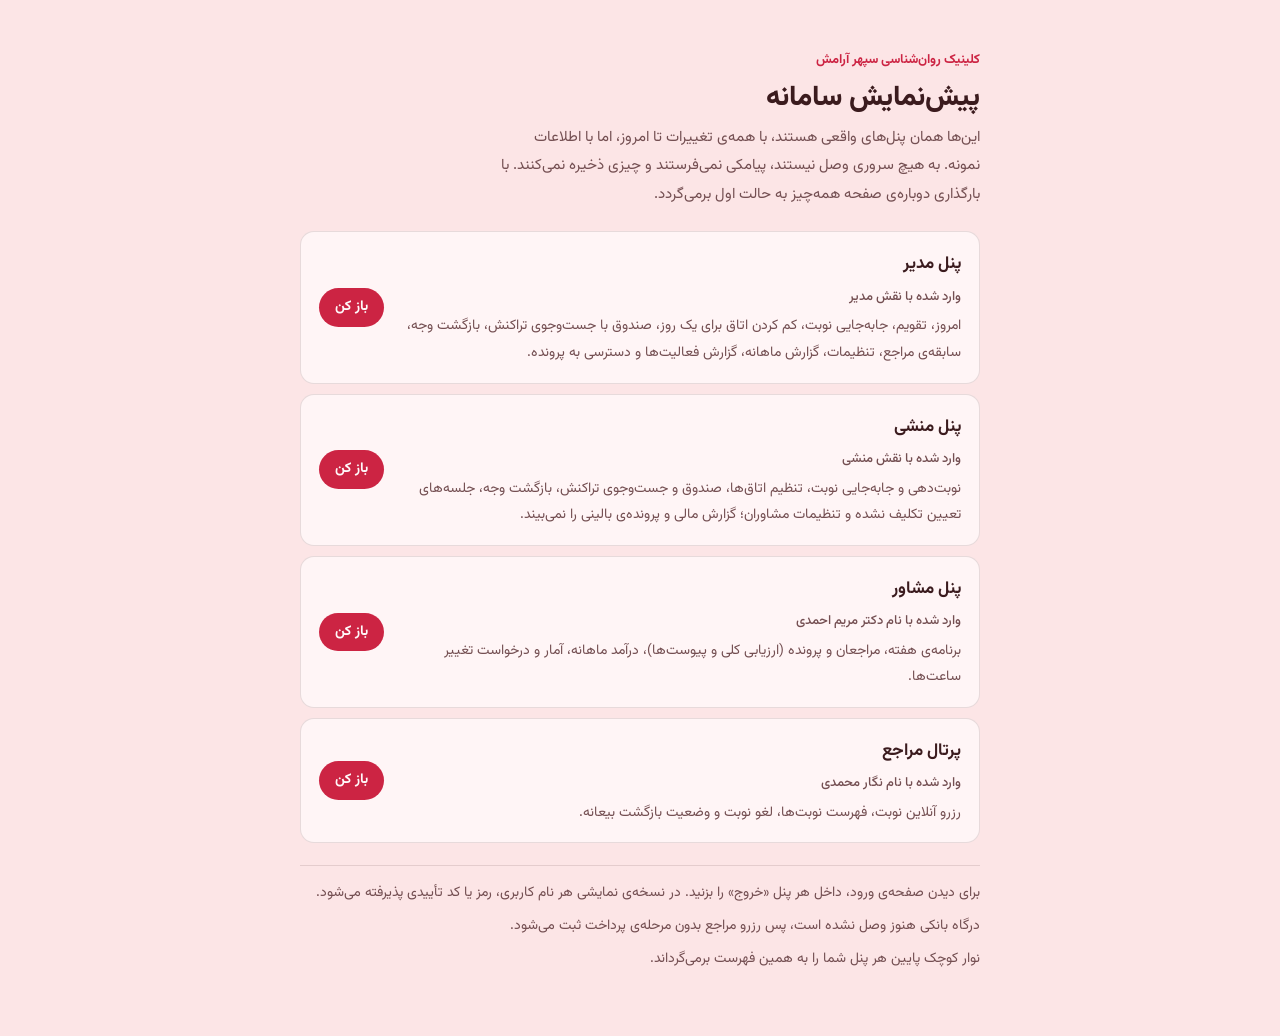
<file: index.html>
<!doctype html>
<html lang="fa" dir="rtl">
<head>
<meta charset="utf-8">
<meta name="viewport" content="width=device-width, initial-scale=1, viewport-fit=cover">
<meta name="robots" content="noindex">
<title>پیش‌نمایش سپهر آرامش</title>
<meta name="claude:viewport-fit-sides" content="cover">
<link rel="stylesheet" href="https://fonts.googleapis.com/css2?family=Vazirmatn:wght@400;500;700;800&display=swap">
<style>
  /* Layout: one narrow column, a short intro, then one row per panel — same palette as the real panels (pomegranate light / turquoise dark). */
  :root {
    --bg: oklch(0.94 0.025 15);
    --card: oklch(0.98 0.012 15);
    --fg: oklch(0.27 0.05 15);
    --muted: oklch(0.47 0.05 15);
    --primary: oklch(0.55 0.2 18);
    --on-primary: oklch(0.99 0.01 15);
    --line: oklch(0.27 0.05 15 / 12%);
    --font: "Vazirmatn", Tahoma, "Segoe UI", sans-serif;
  }
  @media (prefers-color-scheme: dark) {
    :root:not([data-theme="light"]) {
      --bg: oklch(0.2 0.045 225); --card: oklch(0.25 0.045 225); --fg: oklch(0.97 0.01 200); --muted: oklch(0.8 0.04 205);
      --primary: oklch(0.86 0.12 190); --on-primary: oklch(0.2 0.045 225); --line: oklch(0.97 0.03 200 / 16%); color-scheme: dark;
    }
  }
  :root[data-theme="dark"] {
    --bg: oklch(0.2 0.045 225); --card: oklch(0.25 0.045 225); --fg: oklch(0.97 0.01 200); --muted: oklch(0.8 0.04 205);
    --primary: oklch(0.86 0.12 190); --on-primary: oklch(0.2 0.045 225); --line: oklch(0.97 0.03 200 / 16%); color-scheme: dark;
  }
  body { background: var(--bg); color: var(--fg); font: 15px/1.9 var(--font); direction: rtl; }
  main {
    max-width: 680px; margin: 0 auto; display: flex; flex-direction: column; gap: 22px;
    padding-block: 40px 56px;
    padding-left: max(16px, env(safe-area-inset-left, 0px)); padding-right: max(16px, env(safe-area-inset-right, 0px));
  }
  header { display: flex; flex-direction: column; gap: 6px; }
  .eyebrow { color: var(--primary); font-weight: 700; font-size: 13px; }
  h1 { margin: 0; font-size: 28px; line-height: 1.4; font-weight: 800; text-wrap: balance; }
  header p { margin: 0; color: var(--muted); max-width: 60ch; }
  ul { list-style: none; margin: 0; padding: 0; display: flex; flex-direction: column; gap: 10px; }
  a.panel {
    display: grid; grid-template-columns: 1fr auto; align-items: center; gap: 4px 16px;
    background: var(--card); border: 1px solid var(--line); border-radius: 14px; padding: 16px 18px;
    color: inherit; text-decoration: none; transition: border-color .15s;
  }
  a.panel:hover { border-color: var(--primary); }
  a.panel:focus-visible { outline: 3px solid var(--primary); outline-offset: 2px; }
  .name { font-weight: 700; font-size: 17px; }
  .who { color: var(--muted); font-size: 13px; font-weight: 500; }
  .what { grid-column: 1; color: var(--muted); font-size: 14px; min-width: 0; }
  .go {
    grid-column: 2; grid-row: 1 / span 3; background: var(--primary); color: var(--on-primary);
    border-radius: 999px; padding: 6px 16px; font-weight: 700; font-size: 14px; white-space: nowrap;
  }
  .notes { border-top: 1px solid var(--line); padding-top: 14px; color: var(--muted); font-size: 14px; display: flex; flex-direction: column; gap: 6px; }
  .notes p { margin: 0; }
  @media (max-width: 460px) {
    a.panel { grid-template-columns: 1fr; }
    .go { grid-column: 1; grid-row: auto; justify-self: start; margin-top: 6px; }
  }
  @media (prefers-reduced-motion: reduce) { a.panel { transition: none; } }
</style>
</head>
<body>

<main>
  <header>
    <span class="eyebrow">کلینیک روان‌شناسی سپهر آرامش</span>
    <h1>پیش‌نمایش سامانه</h1>
    <p>این‌ها همان پنل‌های واقعی هستند، با همه‌ی تغییرات تا امروز، اما با اطلاعات نمونه. به هیچ سروری وصل نیستند، پیامکی نمی‌فرستند و چیزی ذخیره نمی‌کنند. با بارگذاری دوباره‌ی صفحه همه‌چیز به حالت اول برمی‌گردد.</p>
  </header>

  <ul>
    <li><a class="panel" href="staff/index.html">
      <span class="name">پنل مدیر</span>
      <span class="who">وارد شده با نقش مدیر</span>
      <span class="what">امروز، تقویم، جابه‌جایی نوبت، کم کردن اتاق برای یک روز، صندوق با جست‌وجوی تراکنش، بازگشت وجه، سابقه‌ی مراجع، تنظیمات، گزارش ماهانه، گزارش فعالیت‌ها و دسترسی به پرونده.</span>
      <span class="go">باز کن</span>
    </a></li>
    <li><a class="panel" href="secretary/index.html">
      <span class="name">پنل منشی</span>
      <span class="who">وارد شده با نقش منشی</span>
      <span class="what">نوبت‌دهی و جابه‌جایی نوبت، تنظیم اتاق‌ها، صندوق و جست‌وجوی تراکنش، بازگشت وجه، جلسه‌های تعیین تکلیف نشده و تنظیمات مشاوران؛ گزارش مالی و پرونده‌ی بالینی را نمی‌بیند.</span>
      <span class="go">باز کن</span>
    </a></li>
    <li><a class="panel" href="counselor/index.html">
      <span class="name">پنل مشاور</span>
      <span class="who">وارد شده با نام دکتر مریم احمدی</span>
      <span class="what">برنامه‌ی هفته، مراجعان و پرونده (ارزیابی کلی و پیوست‌ها)، درآمد ماهانه، آمار و درخواست تغییر ساعت‌ها.</span>
      <span class="go">باز کن</span>
    </a></li>
    <li><a class="panel" href="client/index.html">
      <span class="name">پرتال مراجع</span>
      <span class="who">وارد شده با نام نگار محمدی</span>
      <span class="what">رزرو آنلاین نوبت، فهرست نوبت‌ها، لغو نوبت و وضعیت بازگشت بیعانه.</span>
      <span class="go">باز کن</span>
    </a></li>
  </ul>

  <div class="notes">
    <p>برای دیدن صفحه‌ی ورود، داخل هر پنل «خروج» را بزنید. در نسخه‌ی نمایشی هر نام کاربری، رمز یا کد تأییدی پذیرفته می‌شود.</p>
    <p>درگاه بانکی هنوز وصل نشده است، پس رزرو مراجع بدون مرحله‌ی پرداخت ثبت می‌شود.</p>
    <p>نوار کوچک پایین هر پنل شما را به همین فهرست برمی‌گرداند.</p>
  </div>
</main>
</body>
</html>
</file>
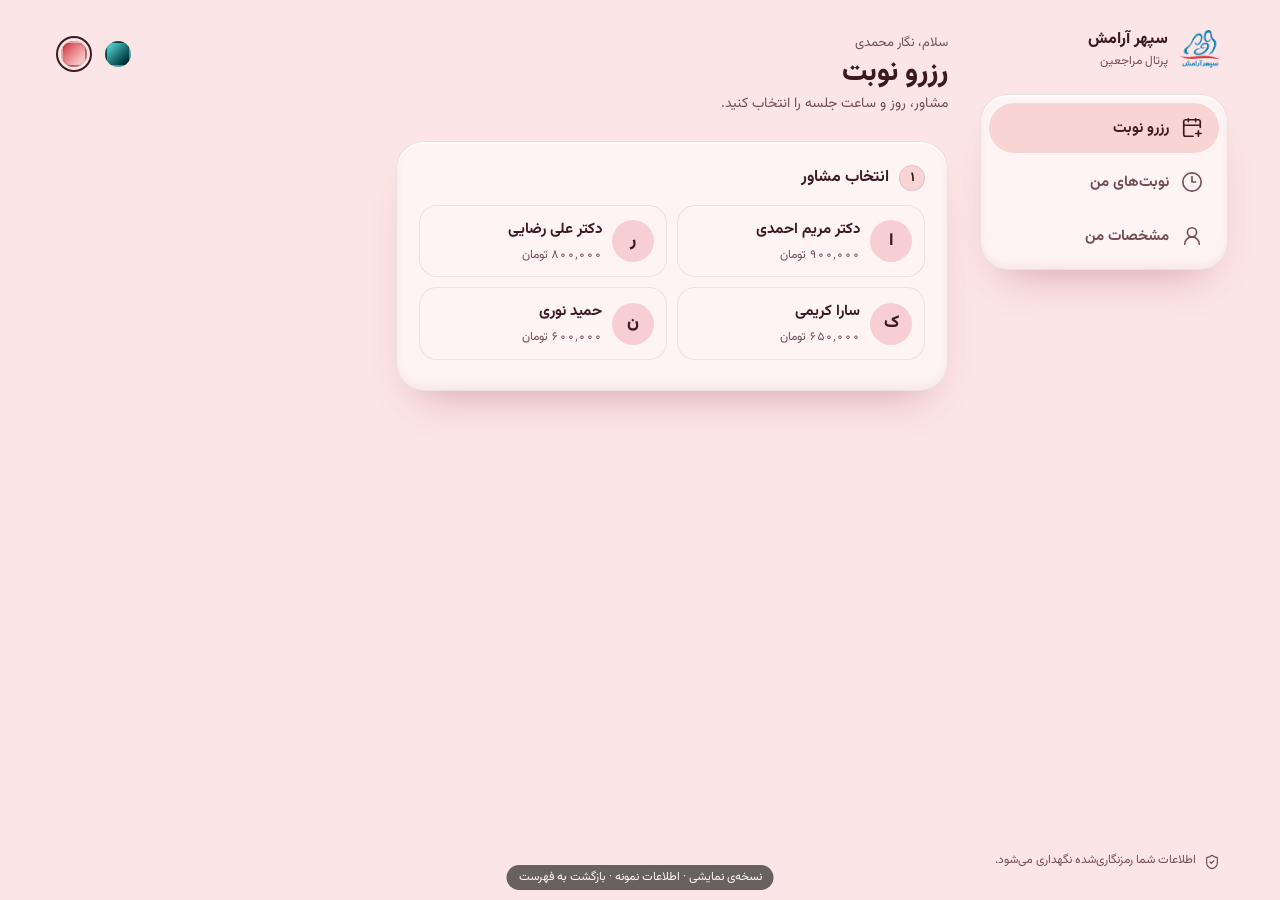
<file: client/index.html>
<!doctype html>
<html lang="fa" dir="rtl">
  <head>
    <meta charset="utf-8">
    <meta name="viewport" content="width=device-width, initial-scale=1, viewport-fit=cover">
    <meta name="color-scheme" content="light dark">
    <meta name="theme-color" content="#f7e4e3">
    <meta name="referrer" content="no-referrer">
    <meta name="robots" content="noindex">
    <title>پرتال مراجعین | کلینیک روان‌شناسی سپهر آرامش</title>
    <link rel="icon" href="./logo.png" type="image/png">
    <script type="module" crossorigin src="./assets/index-Nymir-_A.js"></script>
    <link rel="stylesheet" crossorigin href="./assets/index-DRHDKdpc.css">
  </head>
  <body>
    <div id="root"></div>
    <noscript>برای استفاده از پرتال، جاوااسکریپت مرورگر را فعال کنید.</noscript>
  </body>
</html>
</file>
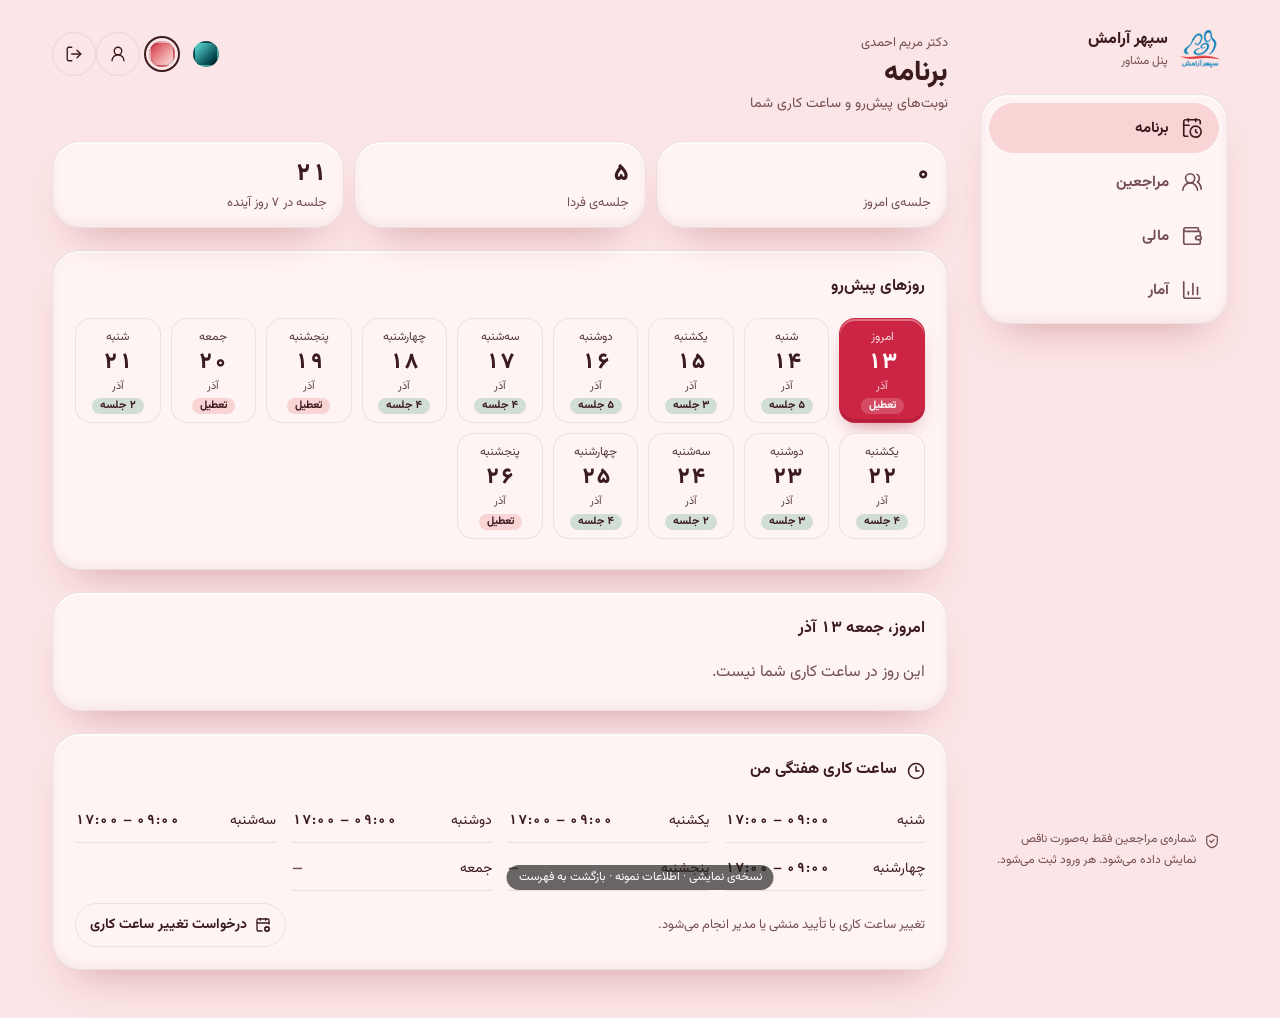
<file: counselor/index.html>
<!doctype html>
<html lang="fa" dir="rtl">
  <head>
    <meta charset="utf-8">
    <meta name="viewport" content="width=device-width, initial-scale=1, viewport-fit=cover">
    <meta name="color-scheme" content="light dark">
    <meta name="theme-color" content="#f7e4e3">
    <meta name="referrer" content="no-referrer">
    <meta name="robots" content="noindex">
    <title>پنل مشاور | کلینیک روان‌شناسی سپهر آرامش</title>
    <link rel="icon" href="./logo.png" type="image/png">
    <script type="module" crossorigin src="./assets/index-BT1wfKf-.js"></script>
    <link rel="stylesheet" crossorigin href="./assets/index-D7Lzqjz6.css">
  </head>
  <body>
    <div id="root"></div>
    <noscript>برای استفاده از پنل، جاوااسکریپت مرورگر را فعال کنید.</noscript>
  </body>
</html>
</file>
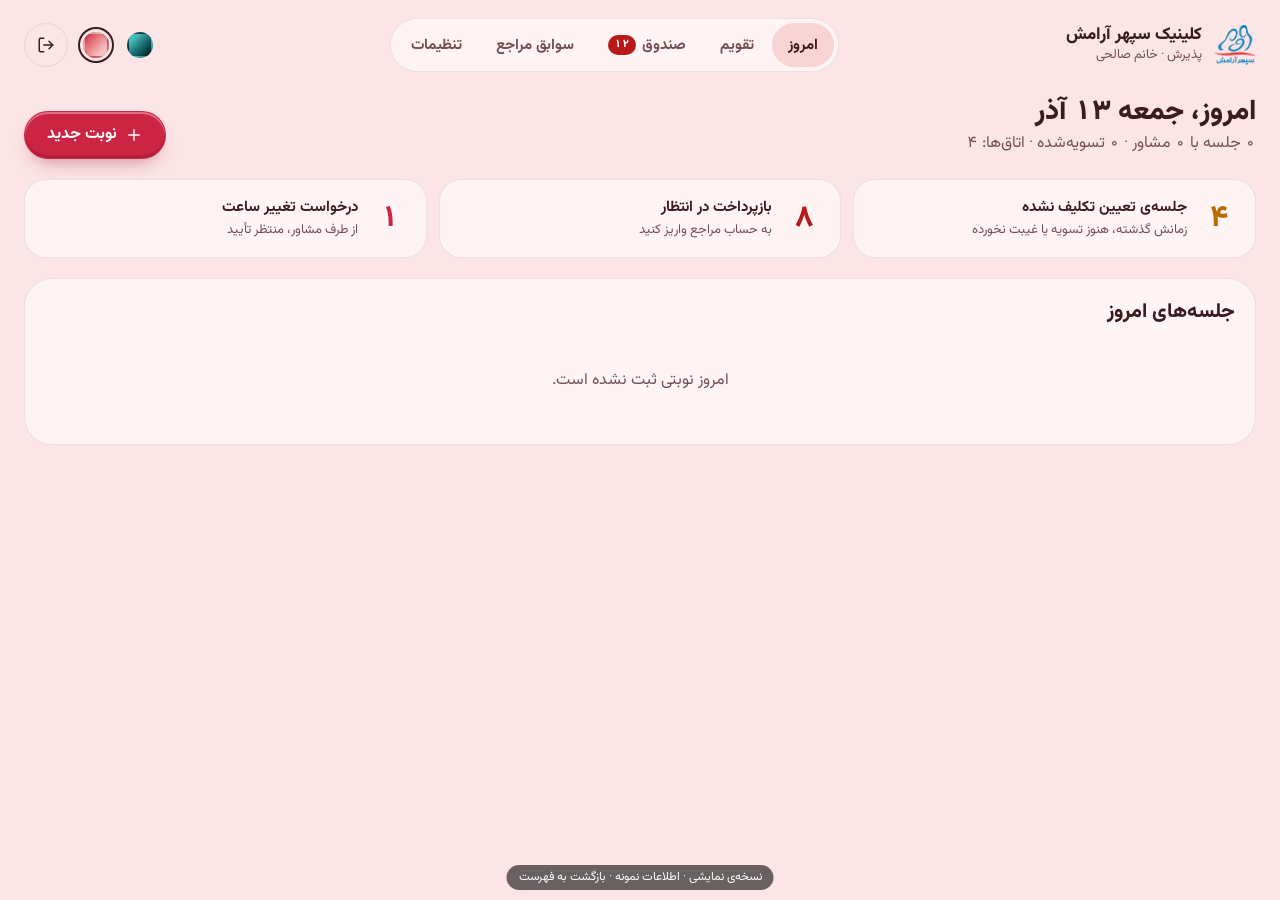
<file: secretary/index.html>
<!doctype html>
<html lang="fa" dir="rtl">
  <head>
    <meta charset="utf-8">
    <meta name="viewport" content="width=device-width, initial-scale=1, viewport-fit=cover">
    <meta name="color-scheme" content="light dark">
    <meta name="theme-color" content="#f7e4e3">
    <meta name="referrer" content="no-referrer">
    <meta name="robots" content="noindex">
    <title>سامانه‌ی پذیرش | کلینیک روان‌شناسی سپهر آرامش</title>
    <link rel="icon" href="./logo.png" type="image/png">
    <script type="module" crossorigin src="./assets/index-CVynmcGK.js"></script>
    <link rel="stylesheet" crossorigin href="./assets/index-Bp2H638o.css">
  </head>
  <body>
    <div id="root"></div>
    <noscript>برای استفاده از سامانه، جاوااسکریپت مرورگر را فعال کنید.</noscript>
  </body>
</html>
</file>
<file: client/assets/index-DRHDKdpc.css>
@font-face{font-family:Vazirmatn;font-style:normal;font-display:swap;font-weight:400;src:url(./vazirmatn-arabic-400-normal-DMZFCm7K.woff2)format("woff2"),url(./vazirmatn-arabic-400-normal-C4W5XURk.woff)format("woff");unicode-range:U+6??,U+750-77F,U+870-88E,U+890-891,U+897-8E1,U+8E3-8FF,U+200C-200E,U+2010-2011,U+204F,U+2E41,U+FB50-FDFF,U+FE70-FE74,U+FE76-FEFC,U+102E0-102FB,U+10E60-10E7E,U+10EC2-10EC4,U+10EFC-10EFF,U+1EE00-1EE03,U+1EE05-1EE1F,U+1EE21-1EE22,U+1EE24,U+1EE27,U+1EE29-1EE32,U+1EE34-1EE37,U+1EE39,U+1EE3B,U+1EE42,U+1EE47,U+1EE49,U+1EE4B,U+1EE4D-1EE4F,U+1EE51-1EE52,U+1EE54,U+1EE57,U+1EE59,U+1EE5B,U+1EE5D,U+1EE5F,U+1EE61-1EE62,U+1EE64,U+1EE67-1EE6A,U+1EE6C-1EE72,U+1EE74-1EE77,U+1EE79-1EE7C,U+1EE7E,U+1EE80-1EE89,U+1EE8B-1EE9B,U+1EEA1-1EEA3,U+1EEA5-1EEA9,U+1EEAB-1EEBB,U+1EEF0-1EEF1}@font-face{font-family:Vazirmatn;font-style:normal;font-display:swap;font-weight:400;src:url(./vazirmatn-latin-ext-400-normal-BdGhO0lm.woff2)format("woff2"),url(./vazirmatn-latin-ext-400-normal-DPxMaNjI.woff)format("woff");unicode-range:U+100-2BA,U+2BD-2C5,U+2C7-2CC,U+2CE-2D7,U+2DD-2FF,U+304,U+308,U+329,U+1D00-1DBF,U+1E00-1E9F,U+1EF2-1EFF,U+2020,U+20A0-20AB,U+20AD-20C0,U+2113,U+2C60-2C7F,U+A720-A7FF}@font-face{font-family:Vazirmatn;font-style:normal;font-display:swap;font-weight:400;src:url(./vazirmatn-latin-400-normal-BT_DHTc7.woff2)format("woff2"),url(./vazirmatn-latin-400-normal-GKyMcI03.woff)format("woff");unicode-range:U+??,U+131,U+152-153,U+2BB-2BC,U+2C6,U+2DA,U+2DC,U+304,U+308,U+329,U+2000-206F,U+20AC,U+2122,U+2191,U+2193,U+2212,U+2215,U+FEFF,U+FFFD}@font-face{font-family:Vazirmatn;font-style:normal;font-display:swap;font-weight:500;src:url(./vazirmatn-arabic-500-normal-C_lbnnKa.woff2)format("woff2"),url(./vazirmatn-arabic-500-normal-Dqq3-xo3.woff)format("woff");unicode-range:U+6??,U+750-77F,U+870-88E,U+890-891,U+897-8E1,U+8E3-8FF,U+200C-200E,U+2010-2011,U+204F,U+2E41,U+FB50-FDFF,U+FE70-FE74,U+FE76-FEFC,U+102E0-102FB,U+10E60-10E7E,U+10EC2-10EC4,U+10EFC-10EFF,U+1EE00-1EE03,U+1EE05-1EE1F,U+1EE21-1EE22,U+1EE24,U+1EE27,U+1EE29-1EE32,U+1EE34-1EE37,U+1EE39,U+1EE3B,U+1EE42,U+1EE47,U+1EE49,U+1EE4B,U+1EE4D-1EE4F,U+1EE51-1EE52,U+1EE54,U+1EE57,U+1EE59,U+1EE5B,U+1EE5D,U+1EE5F,U+1EE61-1EE62,U+1EE64,U+1EE67-1EE6A,U+1EE6C-1EE72,U+1EE74-1EE77,U+1EE79-1EE7C,U+1EE7E,U+1EE80-1EE89,U+1EE8B-1EE9B,U+1EEA1-1EEA3,U+1EEA5-1EEA9,U+1EEAB-1EEBB,U+1EEF0-1EEF1}@font-face{font-family:Vazirmatn;font-style:normal;font-display:swap;font-weight:500;src:url(./vazirmatn-latin-ext-500-normal-CgxvvVrG.woff2)format("woff2"),url(./vazirmatn-latin-ext-500-normal-4XgegWYb.woff)format("woff");unicode-range:U+100-2BA,U+2BD-2C5,U+2C7-2CC,U+2CE-2D7,U+2DD-2FF,U+304,U+308,U+329,U+1D00-1DBF,U+1E00-1E9F,U+1EF2-1EFF,U+2020,U+20A0-20AB,U+20AD-20C0,U+2113,U+2C60-2C7F,U+A720-A7FF}@font-face{font-family:Vazirmatn;font-style:normal;font-display:swap;font-weight:500;src:url(./vazirmatn-latin-500-normal-6zZzgpg4.woff2)format("woff2"),url(./vazirmatn-latin-500-normal-Bg_BALlD.woff)format("woff");unicode-range:U+??,U+131,U+152-153,U+2BB-2BC,U+2C6,U+2DA,U+2DC,U+304,U+308,U+329,U+2000-206F,U+20AC,U+2122,U+2191,U+2193,U+2212,U+2215,U+FEFF,U+FFFD}@font-face{font-family:Vazirmatn;font-style:normal;font-display:swap;font-weight:700;src:url(./vazirmatn-arabic-700-normal-Dge_DOjm.woff2)format("woff2"),url(./vazirmatn-arabic-700-normal-B5nPuCFv.woff)format("woff");unicode-range:U+6??,U+750-77F,U+870-88E,U+890-891,U+897-8E1,U+8E3-8FF,U+200C-200E,U+2010-2011,U+204F,U+2E41,U+FB50-FDFF,U+FE70-FE74,U+FE76-FEFC,U+102E0-102FB,U+10E60-10E7E,U+10EC2-10EC4,U+10EFC-10EFF,U+1EE00-1EE03,U+1EE05-1EE1F,U+1EE21-1EE22,U+1EE24,U+1EE27,U+1EE29-1EE32,U+1EE34-1EE37,U+1EE39,U+1EE3B,U+1EE42,U+1EE47,U+1EE49,U+1EE4B,U+1EE4D-1EE4F,U+1EE51-1EE52,U+1EE54,U+1EE57,U+1EE59,U+1EE5B,U+1EE5D,U+1EE5F,U+1EE61-1EE62,U+1EE64,U+1EE67-1EE6A,U+1EE6C-1EE72,U+1EE74-1EE77,U+1EE79-1EE7C,U+1EE7E,U+1EE80-1EE89,U+1EE8B-1EE9B,U+1EEA1-1EEA3,U+1EEA5-1EEA9,U+1EEAB-1EEBB,U+1EEF0-1EEF1}@font-face{font-family:Vazirmatn;font-style:normal;font-display:swap;font-weight:700;src:url(./vazirmatn-latin-ext-700-normal-BfoXmNMx.woff2)format("woff2"),url(./vazirmatn-latin-ext-700-normal-DMYLqBto.woff)format("woff");unicode-range:U+100-2BA,U+2BD-2C5,U+2C7-2CC,U+2CE-2D7,U+2DD-2FF,U+304,U+308,U+329,U+1D00-1DBF,U+1E00-1E9F,U+1EF2-1EFF,U+2020,U+20A0-20AB,U+20AD-20C0,U+2113,U+2C60-2C7F,U+A720-A7FF}@font-face{font-family:Vazirmatn;font-style:normal;font-display:swap;font-weight:700;src:url(./vazirmatn-latin-700-normal-9BlbvDRV.woff2)format("woff2"),url(./vazirmatn-latin-700-normal-DrB0PBU6.woff)format("woff");unicode-range:U+??,U+131,U+152-153,U+2BB-2BC,U+2C6,U+2DA,U+2DC,U+304,U+308,U+329,U+2000-206F,U+20AC,U+2122,U+2191,U+2193,U+2212,U+2215,U+FEFF,U+FFFD}@font-face{font-family:Vazirmatn;font-style:normal;font-display:swap;font-weight:800;src:url(./vazirmatn-arabic-800-normal-Bwnt96zj.woff2)format("woff2"),url(./vazirmatn-arabic-800-normal-BH12s3-y.woff)format("woff");unicode-range:U+6??,U+750-77F,U+870-88E,U+890-891,U+897-8E1,U+8E3-8FF,U+200C-200E,U+2010-2011,U+204F,U+2E41,U+FB50-FDFF,U+FE70-FE74,U+FE76-FEFC,U+102E0-102FB,U+10E60-10E7E,U+10EC2-10EC4,U+10EFC-10EFF,U+1EE00-1EE03,U+1EE05-1EE1F,U+1EE21-1EE22,U+1EE24,U+1EE27,U+1EE29-1EE32,U+1EE34-1EE37,U+1EE39,U+1EE3B,U+1EE42,U+1EE47,U+1EE49,U+1EE4B,U+1EE4D-1EE4F,U+1EE51-1EE52,U+1EE54,U+1EE57,U+1EE59,U+1EE5B,U+1EE5D,U+1EE5F,U+1EE61-1EE62,U+1EE64,U+1EE67-1EE6A,U+1EE6C-1EE72,U+1EE74-1EE77,U+1EE79-1EE7C,U+1EE7E,U+1EE80-1EE89,U+1EE8B-1EE9B,U+1EEA1-1EEA3,U+1EEA5-1EEA9,U+1EEAB-1EEBB,U+1EEF0-1EEF1}@font-face{font-family:Vazirmatn;font-style:normal;font-display:swap;font-weight:800;src:url(./vazirmatn-latin-ext-800-normal-BzH3Tiwu.woff2)format("woff2"),url(./vazirmatn-latin-ext-800-normal-HbVXW2Kv.woff)format("woff");unicode-range:U+100-2BA,U+2BD-2C5,U+2C7-2CC,U+2CE-2D7,U+2DD-2FF,U+304,U+308,U+329,U+1D00-1DBF,U+1E00-1E9F,U+1EF2-1EFF,U+2020,U+20A0-20AB,U+20AD-20C0,U+2113,U+2C60-2C7F,U+A720-A7FF}@font-face{font-family:Vazirmatn;font-style:normal;font-display:swap;font-weight:800;src:url(./vazirmatn-latin-800-normal-e0EQwLmk.woff2)format("woff2"),url(./vazirmatn-latin-800-normal-fM8Xz9cI.woff)format("woff");unicode-range:U+??,U+131,U+152-153,U+2BB-2BC,U+2C6,U+2DA,U+2DC,U+304,U+308,U+329,U+2000-206F,U+20AC,U+2122,U+2191,U+2193,U+2212,U+2215,U+FEFF,U+FFFD}@font-face{font-family:Noto Kufi Arabic;font-style:normal;font-display:swap;font-weight:600;src:url(./noto-kufi-arabic-arabic-600-normal-DpQOABqh.woff2)format("woff2"),url(./noto-kufi-arabic-arabic-600-normal-DeKYl9zm.woff)format("woff");unicode-range:U+6??,U+750-77F,U+870-88E,U+890-891,U+897-8E1,U+8E3-8FF,U+200C-200E,U+2010-2011,U+204F,U+2E41,U+FB50-FDFF,U+FE70-FE74,U+FE76-FEFC,U+102E0-102FB,U+10E60-10E7E,U+10EC2-10EC4,U+10EFC-10EFF,U+1EE00-1EE03,U+1EE05-1EE1F,U+1EE21-1EE22,U+1EE24,U+1EE27,U+1EE29-1EE32,U+1EE34-1EE37,U+1EE39,U+1EE3B,U+1EE42,U+1EE47,U+1EE49,U+1EE4B,U+1EE4D-1EE4F,U+1EE51-1EE52,U+1EE54,U+1EE57,U+1EE59,U+1EE5B,U+1EE5D,U+1EE5F,U+1EE61-1EE62,U+1EE64,U+1EE67-1EE6A,U+1EE6C-1EE72,U+1EE74-1EE77,U+1EE79-1EE7C,U+1EE7E,U+1EE80-1EE89,U+1EE8B-1EE9B,U+1EEA1-1EEA3,U+1EEA5-1EEA9,U+1EEAB-1EEBB,U+1EEF0-1EEF1}@font-face{font-family:Noto Kufi Arabic;font-style:normal;font-display:swap;font-weight:600;src:url(./noto-kufi-arabic-math-600-normal-EEoXMfAu.woff2)format("woff2"),url(./noto-kufi-arabic-math-600-normal-BhDcNs-e.woff)format("woff");unicode-range:U+302-303,U+305,U+307-308,U+310,U+312,U+315,U+31A,U+326-327,U+32C,U+32F-330,U+332-333,U+338,U+33A,U+346,U+34D,U+391-3A1,U+3A3-3A9,U+3B1-3C9,U+3D1,U+3D5-3D6,U+3F0-3F1,U+3F4-3F5,U+2016-2017,U+2034-2038,U+203C,U+2040,U+2043,U+2047,U+2050,U+2057,U+205F,U+2070-2071,U+2074-208E,U+2090-209C,U+20D0-20DC,U+20E1,U+20E5-20EF,U+2100-2112,U+2114-2115,U+2117-2121,U+2123-214F,U+2190,U+2192,U+2194-21AE,U+21B0-21E5,U+21F1-21F2,U+21F4-2211,U+2213-2214,U+2216-22FF,U+2308-230B,U+2310,U+2319,U+231C-2321,U+2336-237A,U+237C,U+2395,U+239B-23B7,U+23D0,U+23DC-23E1,U+2474-2475,U+25AF,U+25B3,U+25B7,U+25BD,U+25C1,U+25CA,U+25CC,U+25FB,U+266D-266F,U+27C0-27FF,U+2900-2AFF,U+2B0E-2B11,U+2B30-2B4C,U+2BFE,U+3030,U+FF5B,U+FF5D,U+1D400-1D7FF,U+1EE??}@font-face{font-family:Noto Kufi Arabic;font-style:normal;font-display:swap;font-weight:600;src:url(./noto-kufi-arabic-symbols-600-normal-gGFfrt4u.woff2)format("woff2"),url(./noto-kufi-arabic-symbols-600-normal-BPG_9Nwo.woff)format("woff");unicode-range:U+1-C,U+E-1F,U+7F-9F,U+20DD-20E0,U+20E2-20E4,U+2150-218F,U+2190,U+2192,U+2194-2199,U+21AF,U+21E6-21F0,U+21F3,U+2218-2219,U+2299,U+22C4-22C6,U+2300-243F,U+2440-244A,U+2460-24FF,U+25A0-27BF,U+28??,U+2921-2922,U+2981,U+29BF,U+29EB,U+2B??,U+4DC0-4DFF,U+FFF9-FFFB,U+10140-1018E,U+10190-1019C,U+101A0,U+101D0-101FD,U+102E0-102FB,U+10E60-10E7E,U+1D2C0-1D2D3,U+1D2E0-1D37F,U+1F0??,U+1F100-1F1AD,U+1F1E6-1F1FF,U+1F30D-1F30F,U+1F315,U+1F31C,U+1F31E,U+1F320-1F32C,U+1F336,U+1F378,U+1F37D,U+1F382,U+1F393-1F39F,U+1F3A7-1F3A8,U+1F3AC-1F3AF,U+1F3C2,U+1F3C4-1F3C6,U+1F3CA-1F3CE,U+1F3D4-1F3E0,U+1F3ED,U+1F3F1-1F3F3,U+1F3F5-1F3F7,U+1F408,U+1F415,U+1F41F,U+1F426,U+1F43F,U+1F441-1F442,U+1F444,U+1F446-1F449,U+1F44C-1F44E,U+1F453,U+1F46A,U+1F47D,U+1F4A3,U+1F4B0,U+1F4B3,U+1F4B9,U+1F4BB,U+1F4BF,U+1F4C8-1F4CB,U+1F4D6,U+1F4DA,U+1F4DF,U+1F4E3-1F4E6,U+1F4EA-1F4ED,U+1F4F7,U+1F4F9-1F4FB,U+1F4FD-1F4FE,U+1F503,U+1F507-1F50B,U+1F50D,U+1F512-1F513,U+1F53E-1F54A,U+1F54F-1F5FA,U+1F610,U+1F650-1F67F,U+1F687,U+1F68D,U+1F691,U+1F694,U+1F698,U+1F6AD,U+1F6B2,U+1F6B9-1F6BA,U+1F6BC,U+1F6C6-1F6CF,U+1F6D3-1F6D7,U+1F6E0-1F6EA,U+1F6F0-1F6F3,U+1F6F7-1F6FC,U+1F7??,U+1F800-1F80B,U+1F810-1F847,U+1F850-1F859,U+1F860-1F887,U+1F890-1F8AD,U+1F8B0-1F8BB,U+1F8C0-1F8C1,U+1F900-1F90B,U+1F93B,U+1F946,U+1F984,U+1F996,U+1F9E9,U+1FA00-1FA6F,U+1FA70-1FA7C,U+1FA80-1FA89,U+1FA8F-1FAC6,U+1FACE-1FADC,U+1FADF-1FAE9,U+1FAF0-1FAF8,U+1FB??}@font-face{font-family:Noto Kufi Arabic;font-style:normal;font-display:swap;font-weight:600;src:url(./noto-kufi-arabic-latin-ext-600-normal-B90_l063.woff2)format("woff2"),url(./noto-kufi-arabic-latin-ext-600-normal-BjuybwvT.woff)format("woff");unicode-range:U+100-2BA,U+2BD-2C5,U+2C7-2CC,U+2CE-2D7,U+2DD-2FF,U+304,U+308,U+329,U+1D00-1DBF,U+1E00-1E9F,U+1EF2-1EFF,U+2020,U+20A0-20AB,U+20AD-20C0,U+2113,U+2C60-2C7F,U+A720-A7FF}@font-face{font-family:Noto Kufi Arabic;font-style:normal;font-display:swap;font-weight:600;src:url(./noto-kufi-arabic-latin-600-normal-BU20Dfqv.woff2)format("woff2"),url(./noto-kufi-arabic-latin-600-normal-UiIawE5u.woff)format("woff");unicode-range:U+??,U+131,U+152-153,U+2BB-2BC,U+2C6,U+2DA,U+2DC,U+304,U+308,U+329,U+2000-206F,U+20AC,U+2122,U+2191,U+2193,U+2212,U+2215,U+FEFF,U+FFFD}:root,[data-theme=pomegranate]{--lightningcss-light:initial;--lightningcss-dark: ;color-scheme:light;--bg:#fce5e6;--fg:#3b1b1e;--card:#fff4f4;--pop:#fff8f8;--primary:#cc2443;--on-primary:#fffafb;--muted-fg:#744f52;--accent:#f8d4d5;--border:#3b1b1e17;--input:#3b1b1e24;--field:#fff4f4;--ring:#cc2443;--danger:#b71a18;--on-danger:#fcfcfc;--success:#00764c;--warning:#b66c00;--scrim:#290b0f73;--r-control:999px;--r-field:16px;--r-surface:28px;--r-chip:16px;--depth-control:inset 0 -3px 0 0 #31000a29, inset 0 2px 0 0 #ffffff59, 0 10px 20px -10px #9a1c328c;--depth-surface:inset 0 2px 0 0 #fffc, inset 0 -4px 10px 0 #833b4312, 0 24px 44px -24px #932a3766;--depth-field:inset 0 2px 5px 0 #4e192117;--blur:none;--display:"Vazirmatn", system-ui, sans-serif;--display-w:800;--motion:.42s;--ease:cubic-bezier(.34, 1.56, .64, 1);--backdrop:none;--theme-color:#f7e4e3}@supports (color:lab(0% 0 0)){:root,[data-theme=pomegranate]{--bg:lab(92.7702% 8.1439 2.55725);--fg:lab(14.7716% 16.2323 5.34961);--card:lab(96.9707% 3.91024 1.2233);--pop:lab(98.1739% 2.60708 .814748);--primary:lab(45.6244% 64.4409 27.8559);--on-primary:lab(98.7862% 1.62947 .508833);--muted-fg:lab(37.976% 16.2596 5.22238);--accent:lab(87.9676% 13.0252 4.10966);--border:lab(14.7716% 16.2323 5.34961/.09);--input:lab(14.7716% 16.2323 5.34961/.14);--field:lab(96.9707% 3.91024 1.2233);--ring:lab(45.6244% 64.4409 27.8559);--danger:lab(40.1143% 59.6761 45.0277);--on-danger:lab(98.84% 0 0);--success:lab(43.7008% -43.9579 17.1976);--warning:lab(53.1173% 26.8577 64.6171);--scrim:lab(6.72269% 15.8884 4.22327/.45);--depth-control:inset 0 -3px 0 0 lab(6.42044% 25.3563 6.28781/.16), inset 0 2px 0 0 lab(100% 0 0/.35), 0 10px 20px -10px lab(34.4615% 51.5506 22.173/.55);--depth-surface:inset 0 2px 0 0 lab(100% 0 0/.8), inset 0 -4px 10px 0 lab(35.099% 32.4395 10.8365/.07), 0 24px 44px -24px lab(34.6884% 45.0946 18.9153/.4);--depth-field:inset 0 2px 5px 0 lab(17.9152% 25.9282 8.81544/.09)}}[data-theme=turquoise]{--lightningcss-light: ;--lightningcss-dark:initial;color-scheme:dark;--bg:#001923;--fg:#eef7f8;--card:#e6fafa12;--pop:#022632f5;--solid:#022632;--primary:#60eae2;--on-primary:#001a1f;--muted-fg:#a1c6ca;--accent:#e6fafa1f;--border:#dffcfd29;--input:#dffcfd3d;--field:#e6fafa0f;--ring:#60eae2;--danger:#fd7273;--on-danger:#200909;--success:#41dca5;--warning:#f8c655;--scrim:#00020599;--r-control:12px;--r-field:12px;--r-surface:22px;--r-chip:14px;--depth-control:0 1px 0 0 #ffffff38 inset, 0 10px 24px -14px #00dad199;--depth-surface:0 1px 0 0 #ffffff2e inset, 0 30px 60px -30px #000205b3;--depth-field:none;--blur:blur(20px) saturate(1.6);--display:"Noto Kufi Arabic", "Vazirmatn", system-ui, sans-serif;--display-w:600;--motion:.28s;--ease:cubic-bezier(.22, 1, .36, 1);--backdrop:radial-gradient(55% 45% at 90% 0%, #00bdbe80, transparent 70%), radial-gradient(45% 50% at 5% 100%, #3f69d373, transparent 70%), radial-gradient(35% 35% at 45% 55%, #57c7912e, transparent 70%);--theme-color:#0f2a33}@supports (color:lab(0% 0 0)){[data-theme=turquoise]{--bg:lab(7.35837% -7.40769 -11.4879);--fg:lab(96.6197% -3.1656 -1.32873);--card:lab(96.719% -6.32727 -2.65063/.07);--pop:lab(13.1595% -9.0218 -11.6112/.96);--solid:lab(13.1595% -9.0218 -11.6112);--primary:lab(85.1253% -40.4604 -8.09445);--on-primary:lab(7.56547% -11.2141 -9.1127);--muted-fg:lab(77.1598% -12.1074 -6.4636);--accent:lab(96.719% -6.32727 -2.65063/.12);--border:lab(96.8179% -9.48495 -3.96589/.16);--input:lab(96.8179% -9.48495 -3.96589/.24);--field:lab(96.719% -6.32727 -2.65063/.06);--ring:lab(85.1253% -40.4604 -8.09445);--danger:lab(65.7858% 54.0082 27.0547);--on-danger:lab(4.96607% 10.6338 3.82503);--success:lab(78.79% -51.3514 14.5727);--warning:lab(82.8261% 9.77922 61.542);--scrim:lab(.461658% -.469148 -1.94411/.6);--depth-control:0 1px 0 0 lab(100% 0 0/.22) inset, 0 10px 24px -14px lab(78.3903% -47.3883 -9.38582/.6);--depth-surface:0 1px 0 0 lab(100% 0 0/.18) inset, 0 30px 60px -30px lab(.461658% -.469148 -1.94411/.7);--backdrop:radial-gradient(55% 45% at 90% 0%, lab(68.9961% -45.8286 -13.6963/.5), transparent 70%), radial-gradient(45% 50% at 5% 100%, lab(46.0363% 13.1637 -60.1828/.45), transparent 70%), radial-gradient(35% 35% at 45% 55%, lab(72.7227% -42.989 16.9288/.18), transparent 70%)}}*,:before,:after{box-sizing:border-box}html{-webkit-text-size-adjust:100%}body{letter-spacing:0;min-height:100dvh;color:var(--fg);background:var(--backdrop), var(--bg);font-variant-numeric:tabular-nums;background-attachment:fixed;margin:0;font-family:Vazirmatn,system-ui,sans-serif;font-size:16px;line-height:1.8}h1,h2,h3,p{margin:0}button,input,select,textarea{font:inherit;color:inherit}option,optgroup{background-color:var(--bg);color:var(--fg)}[hidden]{display:none!important}:focus-visible{outline:3px solid var(--ring);outline-offset:2px}@media (prefers-reduced-motion:reduce){*,:before,:after{transition:none!important;animation:none!important}}@supports (-webkit-touch-callout:none){input,select,textarea{font-size:max(16px,1em)}}.display{font-family:var(--display);font-weight:var(--display-w);line-height:1.3}.muted{color:var(--muted-fg)}.sr-only{clip:rect(0 0 0 0);white-space:nowrap;width:1px;height:1px;position:absolute;overflow:hidden}.ltr{direction:ltr;unicode-bidi:isolate}.card{background:var(--card);border:1px solid var(--border);border-radius:var(--r-surface);box-shadow:var(--depth-surface);-webkit-backdrop-filter:var(--blur)}.btn{border-radius:var(--r-control);cursor:pointer;-webkit-user-select:none;user-select:none;min-height:48px;transition:transform var(--motion) var(--ease), box-shadow var(--motion) var(--ease), opacity .15s;border:1px solid #0000;justify-content:center;align-items:center;gap:8px;padding:0 22px;font-size:16px;font-weight:700;line-height:1.5;text-decoration:none;display:inline-flex}.btn:active:not(:disabled){transform:scale(.96)}.btn:disabled{opacity:.5;cursor:not-allowed}.btn-primary{background:var(--primary);color:var(--on-primary);box-shadow:var(--depth-control)}.btn-ghost{color:var(--fg);border-color:var(--border);background:0 0}.btn-danger{background:var(--danger);color:var(--on-danger)}.btn-outline-danger{color:var(--danger);border-color:color-mix(in oklch, var(--danger) 45%, transparent);background:0 0}.btn-link{color:var(--primary);cursor:pointer;background:0 0;border:0;min-height:44px;padding:0 4px;font-weight:700}.btn-sm{min-height:44px;padding:0 14px;font-size:14px}.btn-block{width:100%}.btn-icon{width:44px;min-height:44px;padding:0}.spinner{border:2px solid;border-inline-end-color:#0000;border-radius:50%;width:18px;height:18px;animation:.7s linear infinite spin}@keyframes spin{to{transform:rotate(360deg)}}.field-group{flex-direction:column;gap:6px;display:flex}.label{color:var(--muted-fg);font-size:14px;font-weight:500}.field{border-radius:var(--r-field);border:1px solid var(--input);background:var(--field);width:100%;min-height:48px;color:var(--fg);box-shadow:var(--depth-field);padding:10px 14px;font-size:16px;transition:border-color .15s}.field::placeholder{color:var(--muted-fg);opacity:.75}.field-area{resize:vertical;white-space:pre-wrap;min-height:160px;line-height:1.9}.field:focus-visible{border-color:var(--ring);box-shadow:0 0 0 3px color-mix(in oklch, var(--ring) 30%, transparent);outline:none}.field[aria-invalid=true]{border-color:var(--danger)}.field-error{color:var(--danger);font-size:13px;font-weight:500}.field-hint{color:var(--muted-fg);font-size:13px}.form-error{background:color-mix(in oklch, var(--danger) 14%, transparent);border:1px solid color-mix(in oklch, var(--danger) 40%, transparent);border-radius:14px;padding:10px 14px;font-size:14px;font-weight:500}.pw-wrap{position:relative}.pw-wrap .field{padding-left:72px}.pw-toggle{font-size:13px;position:absolute;top:50%;left:4px;transform:translateY(-50%)}.check{cursor:pointer;align-items:center;gap:10px;min-height:48px;font-size:15px;font-weight:700;display:flex}.check input{width:22px;height:22px;accent-color:var(--primary);flex:none}.otp{direction:ltr;justify-content:center;gap:8px;display:flex}.otp input{text-align:center;width:52px;height:60px;padding:0;font-size:24px;font-weight:700}.seg{border-radius:var(--r-control);background:var(--accent);grid-auto-columns:minmax(0,1fr);grid-auto-flow:column;gap:4px;padding:4px;display:grid}.seg button{border-radius:var(--r-control);min-height:44px;color:var(--muted-fg);cursor:pointer;background:0 0;border:0;font-weight:700}.seg button[aria-pressed=true]{background:var(--card);color:var(--fg);box-shadow:var(--depth-control)}.chip{border-radius:var(--r-control);border:1px solid var(--border);background:var(--card);min-height:44px;color:var(--fg);white-space:nowrap;cursor:pointer;transition:transform var(--motion) var(--ease);padding:0 16px;font-size:15px;font-weight:700}.chip[aria-pressed=true],.chip[aria-checked=true],.chip-on{background:var(--primary);color:var(--on-primary);box-shadow:var(--depth-control);border-color:#0000}.chip:active:not(:disabled){transform:scale(.96)}.chip:disabled{opacity:.45;cursor:not-allowed}.scroller{scrollbar-width:none;scroll-snap-type:x proximity;gap:8px;padding-bottom:4px;display:flex;overflow-x:auto}.scroller::-webkit-scrollbar{display:none}.scroller>*{scroll-snap-align:start}.badge{border-radius:999px;padding:2px 10px;font-size:12px;font-weight:700;line-height:1.8;display:inline-block}.badge-info{background:color-mix(in oklch, var(--primary) 20%, transparent)}.badge-ok{background:color-mix(in oklch, var(--success) 22%, transparent)}.badge-warn{background:color-mix(in oklch, var(--warning) 24%, transparent)}.badge-muted{background:var(--accent);color:var(--muted-fg)}.badge-danger{background:color-mix(in oklch, var(--danger) 24%, transparent)}.record-text{white-space:pre-wrap;overflow-wrap:anywhere;margin:0;line-height:1.9}dialog.sheet{width:100%;max-width:none;height:100%;max-height:none;color:var(--fg);background:0 0;border:0;justify-content:center;align-items:flex-end;margin:0;padding:0;display:flex}dialog.sheet:not([open]){display:none}dialog.sheet::backdrop{background:var(--scrim)}.sheet-body{background:var(--pop);width:100%;max-width:520px;max-height:92dvh;color:var(--fg);border-radius:var(--r-surface) var(--r-surface) 0 0;border:1px solid var(--border);padding:22px 20px calc(24px + env(safe-area-inset-bottom));-webkit-backdrop-filter:var(--blur);box-shadow:var(--depth-surface);animation:sheet-in var(--motion) var(--ease);border-bottom:0;overflow-y:auto}@media (min-width:640px){dialog.sheet{align-items:center}.sheet-body{border-radius:var(--r-surface);border-bottom:1px solid var(--border)}}@keyframes sheet-in{0%{opacity:0;transform:translateY(24px)}}@keyframes toast-in{0%{opacity:0;transform:translateY(-48px)}}.toasts{inset-inline:0;top:calc(12px + env(safe-area-inset-top));z-index:50;pointer-events:none;flex-direction:column;align-items:center;gap:8px;padding:0 12px;display:flex;position:fixed}.toast{pointer-events:auto;background:var(--fg);max-width:460px;color:var(--bg);border-inline-start:5px solid var(--warning);border-radius:16px;padding:12px 16px;font-size:15px;line-height:1.7;animation:.55s cubic-bezier(.34,1.56,.64,1) toast-in;box-shadow:0 12px 30px #00000047;box-shadow:0 12px 30px lab(0% 0 0/.28)}.toast-ok{border-inline-start-color:var(--success)}.toast-err{border-inline-start-color:var(--danger)}.toast:has(.toast-close){align-items:center;gap:12px;display:flex}.toast-text{flex:1}.toast-close{cursor:pointer;min-height:36px;color:inherit;background:color-mix(in oklch, var(--bg) 16%, transparent);border:0;border-radius:999px;flex:none;padding:0 12px;font-size:14px;font-weight:700}.toasts[data-placement=bottom]{top:auto;bottom:calc(16px + env(safe-area-inset-bottom));align-items:stretch}.toasts[data-placement=bottom] .toast{animation-name:toast-up}@media (min-width:640px){.toasts[data-placement=bottom]{inset-inline:auto 24px;bottom:calc(24px + env(safe-area-inset-bottom));width:420px;padding:0}}@keyframes toast-up{0%{opacity:0;transform:translateY(32px)}}.skeleton{background:linear-gradient(90deg, var(--accent), var(--border), var(--accent));background-size:200% 100%;border-radius:12px;animation:1.4s linear infinite shimmer}@keyframes shimmer{to{background-position:-200% 0}}.theme-switch{display:flex}.theme-switch button{cursor:pointer;background:0 0;border:0;border-radius:50%;place-items:center;width:44px;height:44px;padding:0;display:grid}.theme-switch span{border:2px solid var(--border);border-radius:50%;width:26px;height:26px;display:block}.theme-switch .sw-turquoise{background:linear-gradient(135deg,#60eae2,#001923);background:linear-gradient(135deg,lab(85.1253% -40.4604 -8.09445),lab(7.35837% -7.40769 -11.4879))}.theme-switch .sw-pomegranate{background:linear-gradient(135deg,#cc2443,#fce5e6);background:linear-gradient(135deg,lab(45.6244% 64.4409 27.8559),lab(92.7702% 8.1439 2.55725))}.theme-switch button[aria-pressed=true] span{box-shadow:0 0 0 3px var(--bg), 0 0 0 5px var(--fg)}.logo{object-fit:contain;flex:none}.glide{border-radius:var(--r-control);background:var(--accent);pointer-events:none;position:absolute;top:0;left:0}.glide[data-ready]{transition:transform .4s cubic-bezier(.65,0,.35,1),width .4s cubic-bezier(.65,0,.35,1),height .4s cubic-bezier(.65,0,.35,1)}.scroll-list{overscroll-behavior:contain;border-radius:var(--r-chip);max-height:min(60dvh,560px);overflow-y:auto}.scroll-list:focus-visible{outline:3px solid var(--ring);outline-offset:2px}.scroll-more{justify-content:center;padding-top:12px;display:flex}@media (max-width:760px){.scroll-list{max-height:none;overflow-y:visible}}.app{flex-direction:column;max-width:560px;min-height:100dvh;margin:0 auto;display:flex}.side{display:contents}.brand,.side-foot,.only-desktop,.auth-hero{display:none}.topbar{justify-content:space-between;align-items:center;gap:12px;padding:16px 20px 8px;display:flex}.topbar h1{font-size:22px}.content{flex-direction:column;flex:1;gap:22px;padding:8px 20px 180px;display:flex}.section-title{align-items:center;gap:10px;margin-bottom:12px;font-size:16px;font-weight:700;display:flex}.rise{animation:.52s cubic-bezier(.34,1.56,.64,1) both rise;animation-delay:calc(var(--i,0) * 40ms)}@keyframes rise{0%{opacity:0;transform:translateY(14px)}}.tabbar{inset-inline:0;z-index:10;max-width:536px;margin:0 auto calc(12px + env(safe-area-inset-bottom));grid-auto-columns:minmax(0,1fr);grid-auto-flow:column;gap:4px;padding:6px;display:grid;position:fixed;bottom:0}.tab{border-radius:var(--r-control);min-height:52px;color:var(--muted-fg);cursor:pointer;z-index:1;background:0 0;border:0;flex-direction:column;justify-content:center;align-items:center;gap:2px;font-size:13px;font-weight:700;line-height:1.4;transition:color .3s;display:flex;position:relative}.tab[aria-current=page]{color:var(--fg)}@media (max-width:959px){html{scroll-padding-bottom:calc(150px + env(safe-area-inset-bottom))}[data-theme=turquoise] .tabbar,[data-theme=turquoise] .summary{background:var(--solid);-webkit-backdrop-filter:none;border-color:var(--border);border-top-color:oklch(97% .03 200/.34);box-shadow:0 -10px 24px -8px #000102d9,inset 0 1px #ffffff2e;box-shadow:0 -10px 24px -8px lab(.190496% -.164658 -1.22966/.85),inset 0 1px lab(100% 0 0/.18)}}.days{scrollbar-width:none;scroll-snap-type:x proximity;gap:10px;margin:-2px;padding:2px 2px 6px;display:flex;overflow-x:auto}.days::-webkit-scrollbar{display:none}@media (hover:hover) and (pointer:fine){.days{scrollbar-width:thin;padding-bottom:10px}.days::-webkit-scrollbar{height:6px;display:block}}.days>*{scroll-snap-align:start}.day-chip{border-radius:var(--r-chip);border:1px solid var(--border);background:var(--card);width:74px;color:var(--fg);cursor:pointer;transition:transform var(--motion) var(--ease);flex-direction:column;flex:none;align-items:center;padding:10px 0 8px;line-height:1.45;display:flex}.day-chip[aria-pressed=true]{background:var(--primary);color:var(--on-primary);box-shadow:var(--depth-control);border-color:#0000}.day-chip:disabled{opacity:.45;cursor:not-allowed}.day-chip .wd{opacity:.85;font-size:12px}.day-chip .num{font-size:22px;font-weight:800}.day-chip .mo{opacity:.85;font-size:11px}.day-chip .free{background:color-mix(in oklch, var(--success) 18%, transparent);border-radius:999px;margin-top:4px;padding:0 8px;font-size:11px;font-weight:700}.day-chip[aria-pressed=true] .free{background:color-mix(in oklch, var(--on-primary) 18%, transparent)}.day-chip:disabled .free{background:var(--accent)}.day-chip:active:not(:disabled){transform:scale(.96)}.avatar{background:color-mix(in oklch, var(--primary) 18%, transparent);width:42px;height:42px;transition:background var(--motion) var(--ease), color var(--motion) var(--ease);border-radius:50%;flex:none;place-items:center;font-size:17px;font-weight:800;display:grid}.avatar-lg{width:60px;height:60px;font-size:24px}.empty{text-align:center;color:var(--muted-fg);padding:24px 12px}.empty-big{flex-direction:column;align-items:center;gap:10px;padding:36px 16px;display:flex}.sheet-actions{grid-template-columns:2fr 1fr;gap:10px;margin-top:12px;display:grid}.row-between{justify-content:space-between;align-items:center;gap:8px;display:flex}.profile{flex-direction:column;gap:18px;padding:22px;display:flex}.profile-head{border-bottom:1px solid var(--border);align-items:center;gap:14px;padding-bottom:18px;display:flex}.facts{gap:14px;display:grid}.facts dt{color:var(--muted-fg);font-size:13px}.facts dd{margin:0;font-weight:700}.auth{flex-direction:column;max-width:440px;min-height:100dvh;margin:0 auto;padding:20px 20px 28px;display:flex}.auth-head{justify-content:space-between;align-items:center;margin-bottom:32px;display:flex}.auth-card{flex-direction:column;gap:16px;padding:22px;display:flex}.auth-foot{align-items:flex-start;gap:10px;margin-top:auto;padding-top:24px;font-size:13px;display:flex}@media (min-width:960px){.only-mobile{display:none}.only-desktop{display:block}.app{flex-direction:row;grid-template-rows:auto 1fr;grid-template-columns:248px minmax(0,1fr);column-gap:32px;max-width:1240px;padding:0 32px;display:grid}.side{flex-direction:column;grid-row:1/span 2;gap:24px;height:100dvh;padding:28px 0;display:flex;position:sticky;top:0}.brand{align-items:center;gap:12px;padding:0 8px;display:flex}.side-foot{gap:8px;margin-top:auto;padding:0 8px;font-size:12px;line-height:1.8;display:flex}.tabbar{grid-auto-columns:auto;grid-auto-flow:row;max-width:none;margin:0;padding:8px;position:relative;inset:auto}.tab{flex-direction:row;justify-content:flex-start;gap:12px;min-height:50px;padding:0 16px;font-size:15px}.topbar{align-items:flex-start;padding:32px 0 12px}.topbar h1{font-size:28px}.content{padding:12px 0 48px}.profile{max-width:560px}.days{grid-template-columns:repeat(auto-fill,minmax(78px,1fr));display:grid;overflow:visible}.day-chip{width:auto}.auth-wrap{grid-template-columns:minmax(0,1fr) minmax(0,440px);align-items:center;gap:56px;max-width:1120px;min-height:100dvh;margin:0 auto;padding:32px;display:grid}.auth{width:100%;min-height:0;margin:0;padding:0}.auth-head{margin-bottom:28px}.auth-hero{border-radius:var(--r-surface);border:1px solid var(--border);min-height:560px;box-shadow:var(--depth-surface);background:var(--card);-webkit-backdrop-filter:var(--blur);flex-direction:column;justify-content:center;gap:16px;padding:48px;animation:.62s cubic-bezier(.34,1.56,.64,1) both rise;display:flex}.auth-hero svg{color:var(--primary);flex:none}.auth-hero h2{font-size:30px}.auth-hero p{opacity:.9;max-width:32ch;font-size:17px}.auth-hero ul{flex-direction:column;gap:12px;margin:12px 0 0;padding:0;font-weight:700;list-style:none;display:flex}.auth-hero li{align-items:center;gap:10px;display:flex}}.summary-full{display:none}.booking{flex-direction:column;gap:16px;display:flex}.booking-main{flex-direction:column;gap:16px;min-width:0;display:flex}.step-card{padding:18px;animation:.52s cubic-bezier(.34,1.56,.64,1) both rise}.step-no{border:1px solid var(--border);background:var(--accent);width:26px;height:26px;transition:background var(--motion) var(--ease), color var(--motion) var(--ease);border-radius:50%;flex:none;place-items:center;font-size:13px;font-weight:800;display:grid}.step-no[data-on=true]{background:var(--primary);color:var(--on-primary);border-color:#0000}.note{margin:-4px 0 12px;font-size:13px;line-height:1.7}.empty-inline{font-size:14px;line-height:1.8}.counselors{scrollbar-width:none;scroll-snap-type:x proximity;gap:10px;margin:-2px;padding:2px 2px 6px;display:flex;overflow-x:auto}.counselors::-webkit-scrollbar{display:none}@media (hover:hover) and (pointer:fine){.counselors{scrollbar-width:thin;padding-bottom:10px}.counselors::-webkit-scrollbar{height:6px;display:block}}.counselors>*{scroll-snap-align:start}.counselor{padding:10px 12px;border:1px solid var(--border);background:var(--card);min-height:64px;color:var(--fg);cursor:pointer;text-align:start;transition:transform var(--motion) var(--ease), border-color .2s, background .2s;border-radius:18px;flex:none;align-items:center;gap:10px;padding-inline-end:18px;font-size:15px;font-weight:700;display:flex}.counselor[aria-pressed=true]{border-color:var(--primary);background:color-mix(in oklch, var(--primary) 12%, var(--card));box-shadow:0 0 0 1px var(--primary)}.counselor[aria-pressed=true] .avatar{background:var(--primary);color:var(--on-primary)}.counselor-name{white-space:nowrap}.counselor-text{flex-direction:column;gap:2px;display:flex}.counselor-price{color:var(--muted-fg);white-space:nowrap;font-size:12px;font-weight:400}.slot:active:not(:disabled),.counselor:active{transform:scale(.96)}.slot-groups{flex-direction:column;gap:16px;display:flex}.slot-group-title{color:var(--muted-fg);align-items:center;gap:6px;margin-bottom:8px;font-size:13px;font-weight:700;display:flex}.slots{grid-template-columns:repeat(3,minmax(0,1fr));gap:8px;display:grid}.slot{border:1px solid var(--border);background:var(--card);min-height:56px;color:var(--fg);cursor:pointer;transition:transform var(--motion) var(--ease);border-radius:14px;flex-direction:column;justify-content:center;align-items:center;font-size:15px;font-weight:700;line-height:1.35;display:flex}.slot[aria-pressed=true]{background:var(--primary);color:var(--on-primary);box-shadow:var(--depth-control);border-color:#0000}.slot .until{opacity:.85;font-size:12px;font-weight:500}.slot:disabled{color:var(--muted-fg);cursor:not-allowed;background:0 0;border-style:dashed;text-decoration:line-through}.summary{inset-inline:0;bottom:calc(86px + env(safe-area-inset-bottom));z-index:9;border-radius:20px;justify-content:space-between;align-items:center;gap:12px;max-width:536px;margin:0 auto;padding:12px 16px;animation:.52s cubic-bezier(.34,1.56,.64,1) both rise;display:flex;position:fixed}.summary-compact{min-width:0;line-height:1.6}.summary-rows{flex-direction:column;gap:4px;margin:0;padding:0;list-style:none;display:flex}.summary-rows li{border-bottom:1px solid var(--border);grid-template-columns:auto auto 1fr;align-items:center;gap:8px;padding:10px 0;font-size:14px;display:grid}.summary-rows li:last-child{border-bottom:0}.summary-rows b{text-align:end}.success{text-align:center;flex-direction:column;align-items:center;gap:8px;padding-top:6px;display:flex}.success .btn{margin-top:12px}.check-draw{fill:none;width:88px;height:88px;stroke:var(--success);stroke-width:5px;stroke-linecap:round;stroke-linejoin:round}.check-draw circle{stroke-dasharray:214;animation:.6s cubic-bezier(.65,0,.35,1) both draw-ring}.check-draw path{stroke-dasharray:60;animation:.4s .45s both draw-tick}@keyframes draw-ring{0%{stroke-dashoffset:214px}}@keyframes draw-tick{0%{stroke-dashoffset:60px}}.appts{flex-direction:column;gap:12px;display:flex}.next{border-color:color-mix(in oklch, var(--primary) 40%, var(--border));align-items:stretch;gap:16px;padding:18px;display:flex}.date-tile{background:var(--primary);width:78px;color:var(--on-primary);box-shadow:var(--depth-control);border-radius:20px;flex-direction:column;flex:none;justify-content:center;align-items:center;padding:10px 0;font-size:12px;line-height:1.4;display:flex}.date-tile b{font-size:30px;font-weight:800;line-height:1.2}.next-body{flex-direction:column;flex:1;gap:6px;min-width:0;display:flex}.next-eyebrow{color:var(--primary);font-size:13px;font-weight:700}.appt-grid{gap:12px;display:grid}.appt{flex-direction:column;gap:10px;padding:16px;display:flex}.appt-row{flex-wrap:wrap;justify-content:space-between;align-items:center;gap:10px;display:flex}.appt-when{align-items:center;gap:8px;font-size:15px;display:flex}.past-list{margin:0;padding:4px 16px;list-style:none}.past-list li{border-bottom:1px solid var(--border);align-items:center;gap:12px;padding:12px 0;line-height:1.6;display:flex}.past-list li:last-child{border-bottom:0}.dot-done{background:var(--success);border-radius:50%;flex:none;width:10px;height:10px}.rules{flex-direction:column;gap:8px;margin-bottom:14px;display:flex}.rule{background:var(--accent);border:1px solid #0000;border-radius:14px;justify-content:space-between;gap:12px;padding:10px 12px;font-size:14px;line-height:1.7;display:flex}.rule[data-current=true]{border-color:var(--warning);background:color-mix(in oklch, var(--warning) 18%, transparent);font-weight:700}.refund{background:color-mix(in oklch, var(--warning) 16%, transparent);border-radius:16px;padding:14px;font-size:15px;font-weight:700;line-height:1.8}.refund[data-tier=full]{background:color-mix(in oklch, var(--success) 16%, transparent)}.refund[data-tier=late]{background:color-mix(in oklch, var(--danger) 14%, transparent)}.grid-age{grid-template-columns:1fr 2fr;gap:12px;display:grid}@media (min-width:960px){.booking{grid-template-columns:minmax(0,1fr) 320px;align-items:start;gap:24px;display:grid}.step-card{padding:22px}.counselors{grid-template-columns:repeat(auto-fill,minmax(190px,1fr));display:grid;overflow:visible}.slots{grid-template-columns:repeat(auto-fill,minmax(112px,1fr))}.summary{inset:auto;border-radius:var(--r-surface);flex-direction:column;align-items:stretch;gap:14px;max-width:none;margin:0;padding:22px;position:sticky;top:24px}.summary-compact{display:none}.summary-full{flex-direction:column;gap:10px;display:flex}.appts{max-width:920px}.next{padding:24px}.date-tile{width:96px}.date-tile b{font-size:36px}.appt-grid{grid-template-columns:repeat(2,minmax(0,1fr))}}
</file>
<file: counselor/assets/index-D7Lzqjz6.css>
@font-face{font-family:Vazirmatn;font-style:normal;font-display:swap;font-weight:400;src:url(./vazirmatn-arabic-400-normal-DMZFCm7K.woff2)format("woff2"),url(./vazirmatn-arabic-400-normal-C4W5XURk.woff)format("woff");unicode-range:U+6??,U+750-77F,U+870-88E,U+890-891,U+897-8E1,U+8E3-8FF,U+200C-200E,U+2010-2011,U+204F,U+2E41,U+FB50-FDFF,U+FE70-FE74,U+FE76-FEFC,U+102E0-102FB,U+10E60-10E7E,U+10EC2-10EC4,U+10EFC-10EFF,U+1EE00-1EE03,U+1EE05-1EE1F,U+1EE21-1EE22,U+1EE24,U+1EE27,U+1EE29-1EE32,U+1EE34-1EE37,U+1EE39,U+1EE3B,U+1EE42,U+1EE47,U+1EE49,U+1EE4B,U+1EE4D-1EE4F,U+1EE51-1EE52,U+1EE54,U+1EE57,U+1EE59,U+1EE5B,U+1EE5D,U+1EE5F,U+1EE61-1EE62,U+1EE64,U+1EE67-1EE6A,U+1EE6C-1EE72,U+1EE74-1EE77,U+1EE79-1EE7C,U+1EE7E,U+1EE80-1EE89,U+1EE8B-1EE9B,U+1EEA1-1EEA3,U+1EEA5-1EEA9,U+1EEAB-1EEBB,U+1EEF0-1EEF1}@font-face{font-family:Vazirmatn;font-style:normal;font-display:swap;font-weight:400;src:url(./vazirmatn-latin-ext-400-normal-BdGhO0lm.woff2)format("woff2"),url(./vazirmatn-latin-ext-400-normal-DPxMaNjI.woff)format("woff");unicode-range:U+100-2BA,U+2BD-2C5,U+2C7-2CC,U+2CE-2D7,U+2DD-2FF,U+304,U+308,U+329,U+1D00-1DBF,U+1E00-1E9F,U+1EF2-1EFF,U+2020,U+20A0-20AB,U+20AD-20C0,U+2113,U+2C60-2C7F,U+A720-A7FF}@font-face{font-family:Vazirmatn;font-style:normal;font-display:swap;font-weight:400;src:url(./vazirmatn-latin-400-normal-BT_DHTc7.woff2)format("woff2"),url(./vazirmatn-latin-400-normal-GKyMcI03.woff)format("woff");unicode-range:U+??,U+131,U+152-153,U+2BB-2BC,U+2C6,U+2DA,U+2DC,U+304,U+308,U+329,U+2000-206F,U+20AC,U+2122,U+2191,U+2193,U+2212,U+2215,U+FEFF,U+FFFD}@font-face{font-family:Vazirmatn;font-style:normal;font-display:swap;font-weight:500;src:url(./vazirmatn-arabic-500-normal-C_lbnnKa.woff2)format("woff2"),url(./vazirmatn-arabic-500-normal-Dqq3-xo3.woff)format("woff");unicode-range:U+6??,U+750-77F,U+870-88E,U+890-891,U+897-8E1,U+8E3-8FF,U+200C-200E,U+2010-2011,U+204F,U+2E41,U+FB50-FDFF,U+FE70-FE74,U+FE76-FEFC,U+102E0-102FB,U+10E60-10E7E,U+10EC2-10EC4,U+10EFC-10EFF,U+1EE00-1EE03,U+1EE05-1EE1F,U+1EE21-1EE22,U+1EE24,U+1EE27,U+1EE29-1EE32,U+1EE34-1EE37,U+1EE39,U+1EE3B,U+1EE42,U+1EE47,U+1EE49,U+1EE4B,U+1EE4D-1EE4F,U+1EE51-1EE52,U+1EE54,U+1EE57,U+1EE59,U+1EE5B,U+1EE5D,U+1EE5F,U+1EE61-1EE62,U+1EE64,U+1EE67-1EE6A,U+1EE6C-1EE72,U+1EE74-1EE77,U+1EE79-1EE7C,U+1EE7E,U+1EE80-1EE89,U+1EE8B-1EE9B,U+1EEA1-1EEA3,U+1EEA5-1EEA9,U+1EEAB-1EEBB,U+1EEF0-1EEF1}@font-face{font-family:Vazirmatn;font-style:normal;font-display:swap;font-weight:500;src:url(./vazirmatn-latin-ext-500-normal-CgxvvVrG.woff2)format("woff2"),url(./vazirmatn-latin-ext-500-normal-4XgegWYb.woff)format("woff");unicode-range:U+100-2BA,U+2BD-2C5,U+2C7-2CC,U+2CE-2D7,U+2DD-2FF,U+304,U+308,U+329,U+1D00-1DBF,U+1E00-1E9F,U+1EF2-1EFF,U+2020,U+20A0-20AB,U+20AD-20C0,U+2113,U+2C60-2C7F,U+A720-A7FF}@font-face{font-family:Vazirmatn;font-style:normal;font-display:swap;font-weight:500;src:url(./vazirmatn-latin-500-normal-6zZzgpg4.woff2)format("woff2"),url(./vazirmatn-latin-500-normal-Bg_BALlD.woff)format("woff");unicode-range:U+??,U+131,U+152-153,U+2BB-2BC,U+2C6,U+2DA,U+2DC,U+304,U+308,U+329,U+2000-206F,U+20AC,U+2122,U+2191,U+2193,U+2212,U+2215,U+FEFF,U+FFFD}@font-face{font-family:Vazirmatn;font-style:normal;font-display:swap;font-weight:700;src:url(./vazirmatn-arabic-700-normal-Dge_DOjm.woff2)format("woff2"),url(./vazirmatn-arabic-700-normal-B5nPuCFv.woff)format("woff");unicode-range:U+6??,U+750-77F,U+870-88E,U+890-891,U+897-8E1,U+8E3-8FF,U+200C-200E,U+2010-2011,U+204F,U+2E41,U+FB50-FDFF,U+FE70-FE74,U+FE76-FEFC,U+102E0-102FB,U+10E60-10E7E,U+10EC2-10EC4,U+10EFC-10EFF,U+1EE00-1EE03,U+1EE05-1EE1F,U+1EE21-1EE22,U+1EE24,U+1EE27,U+1EE29-1EE32,U+1EE34-1EE37,U+1EE39,U+1EE3B,U+1EE42,U+1EE47,U+1EE49,U+1EE4B,U+1EE4D-1EE4F,U+1EE51-1EE52,U+1EE54,U+1EE57,U+1EE59,U+1EE5B,U+1EE5D,U+1EE5F,U+1EE61-1EE62,U+1EE64,U+1EE67-1EE6A,U+1EE6C-1EE72,U+1EE74-1EE77,U+1EE79-1EE7C,U+1EE7E,U+1EE80-1EE89,U+1EE8B-1EE9B,U+1EEA1-1EEA3,U+1EEA5-1EEA9,U+1EEAB-1EEBB,U+1EEF0-1EEF1}@font-face{font-family:Vazirmatn;font-style:normal;font-display:swap;font-weight:700;src:url(./vazirmatn-latin-ext-700-normal-BfoXmNMx.woff2)format("woff2"),url(./vazirmatn-latin-ext-700-normal-DMYLqBto.woff)format("woff");unicode-range:U+100-2BA,U+2BD-2C5,U+2C7-2CC,U+2CE-2D7,U+2DD-2FF,U+304,U+308,U+329,U+1D00-1DBF,U+1E00-1E9F,U+1EF2-1EFF,U+2020,U+20A0-20AB,U+20AD-20C0,U+2113,U+2C60-2C7F,U+A720-A7FF}@font-face{font-family:Vazirmatn;font-style:normal;font-display:swap;font-weight:700;src:url(./vazirmatn-latin-700-normal-9BlbvDRV.woff2)format("woff2"),url(./vazirmatn-latin-700-normal-DrB0PBU6.woff)format("woff");unicode-range:U+??,U+131,U+152-153,U+2BB-2BC,U+2C6,U+2DA,U+2DC,U+304,U+308,U+329,U+2000-206F,U+20AC,U+2122,U+2191,U+2193,U+2212,U+2215,U+FEFF,U+FFFD}@font-face{font-family:Vazirmatn;font-style:normal;font-display:swap;font-weight:800;src:url(./vazirmatn-arabic-800-normal-Bwnt96zj.woff2)format("woff2"),url(./vazirmatn-arabic-800-normal-BH12s3-y.woff)format("woff");unicode-range:U+6??,U+750-77F,U+870-88E,U+890-891,U+897-8E1,U+8E3-8FF,U+200C-200E,U+2010-2011,U+204F,U+2E41,U+FB50-FDFF,U+FE70-FE74,U+FE76-FEFC,U+102E0-102FB,U+10E60-10E7E,U+10EC2-10EC4,U+10EFC-10EFF,U+1EE00-1EE03,U+1EE05-1EE1F,U+1EE21-1EE22,U+1EE24,U+1EE27,U+1EE29-1EE32,U+1EE34-1EE37,U+1EE39,U+1EE3B,U+1EE42,U+1EE47,U+1EE49,U+1EE4B,U+1EE4D-1EE4F,U+1EE51-1EE52,U+1EE54,U+1EE57,U+1EE59,U+1EE5B,U+1EE5D,U+1EE5F,U+1EE61-1EE62,U+1EE64,U+1EE67-1EE6A,U+1EE6C-1EE72,U+1EE74-1EE77,U+1EE79-1EE7C,U+1EE7E,U+1EE80-1EE89,U+1EE8B-1EE9B,U+1EEA1-1EEA3,U+1EEA5-1EEA9,U+1EEAB-1EEBB,U+1EEF0-1EEF1}@font-face{font-family:Vazirmatn;font-style:normal;font-display:swap;font-weight:800;src:url(./vazirmatn-latin-ext-800-normal-BzH3Tiwu.woff2)format("woff2"),url(./vazirmatn-latin-ext-800-normal-HbVXW2Kv.woff)format("woff");unicode-range:U+100-2BA,U+2BD-2C5,U+2C7-2CC,U+2CE-2D7,U+2DD-2FF,U+304,U+308,U+329,U+1D00-1DBF,U+1E00-1E9F,U+1EF2-1EFF,U+2020,U+20A0-20AB,U+20AD-20C0,U+2113,U+2C60-2C7F,U+A720-A7FF}@font-face{font-family:Vazirmatn;font-style:normal;font-display:swap;font-weight:800;src:url(./vazirmatn-latin-800-normal-e0EQwLmk.woff2)format("woff2"),url(./vazirmatn-latin-800-normal-fM8Xz9cI.woff)format("woff");unicode-range:U+??,U+131,U+152-153,U+2BB-2BC,U+2C6,U+2DA,U+2DC,U+304,U+308,U+329,U+2000-206F,U+20AC,U+2122,U+2191,U+2193,U+2212,U+2215,U+FEFF,U+FFFD}@font-face{font-family:Noto Kufi Arabic;font-style:normal;font-display:swap;font-weight:600;src:url(./noto-kufi-arabic-arabic-600-normal-DpQOABqh.woff2)format("woff2"),url(./noto-kufi-arabic-arabic-600-normal-DeKYl9zm.woff)format("woff");unicode-range:U+6??,U+750-77F,U+870-88E,U+890-891,U+897-8E1,U+8E3-8FF,U+200C-200E,U+2010-2011,U+204F,U+2E41,U+FB50-FDFF,U+FE70-FE74,U+FE76-FEFC,U+102E0-102FB,U+10E60-10E7E,U+10EC2-10EC4,U+10EFC-10EFF,U+1EE00-1EE03,U+1EE05-1EE1F,U+1EE21-1EE22,U+1EE24,U+1EE27,U+1EE29-1EE32,U+1EE34-1EE37,U+1EE39,U+1EE3B,U+1EE42,U+1EE47,U+1EE49,U+1EE4B,U+1EE4D-1EE4F,U+1EE51-1EE52,U+1EE54,U+1EE57,U+1EE59,U+1EE5B,U+1EE5D,U+1EE5F,U+1EE61-1EE62,U+1EE64,U+1EE67-1EE6A,U+1EE6C-1EE72,U+1EE74-1EE77,U+1EE79-1EE7C,U+1EE7E,U+1EE80-1EE89,U+1EE8B-1EE9B,U+1EEA1-1EEA3,U+1EEA5-1EEA9,U+1EEAB-1EEBB,U+1EEF0-1EEF1}@font-face{font-family:Noto Kufi Arabic;font-style:normal;font-display:swap;font-weight:600;src:url(./noto-kufi-arabic-math-600-normal-EEoXMfAu.woff2)format("woff2"),url(./noto-kufi-arabic-math-600-normal-BhDcNs-e.woff)format("woff");unicode-range:U+302-303,U+305,U+307-308,U+310,U+312,U+315,U+31A,U+326-327,U+32C,U+32F-330,U+332-333,U+338,U+33A,U+346,U+34D,U+391-3A1,U+3A3-3A9,U+3B1-3C9,U+3D1,U+3D5-3D6,U+3F0-3F1,U+3F4-3F5,U+2016-2017,U+2034-2038,U+203C,U+2040,U+2043,U+2047,U+2050,U+2057,U+205F,U+2070-2071,U+2074-208E,U+2090-209C,U+20D0-20DC,U+20E1,U+20E5-20EF,U+2100-2112,U+2114-2115,U+2117-2121,U+2123-214F,U+2190,U+2192,U+2194-21AE,U+21B0-21E5,U+21F1-21F2,U+21F4-2211,U+2213-2214,U+2216-22FF,U+2308-230B,U+2310,U+2319,U+231C-2321,U+2336-237A,U+237C,U+2395,U+239B-23B7,U+23D0,U+23DC-23E1,U+2474-2475,U+25AF,U+25B3,U+25B7,U+25BD,U+25C1,U+25CA,U+25CC,U+25FB,U+266D-266F,U+27C0-27FF,U+2900-2AFF,U+2B0E-2B11,U+2B30-2B4C,U+2BFE,U+3030,U+FF5B,U+FF5D,U+1D400-1D7FF,U+1EE??}@font-face{font-family:Noto Kufi Arabic;font-style:normal;font-display:swap;font-weight:600;src:url(./noto-kufi-arabic-symbols-600-normal-gGFfrt4u.woff2)format("woff2"),url(./noto-kufi-arabic-symbols-600-normal-BPG_9Nwo.woff)format("woff");unicode-range:U+1-C,U+E-1F,U+7F-9F,U+20DD-20E0,U+20E2-20E4,U+2150-218F,U+2190,U+2192,U+2194-2199,U+21AF,U+21E6-21F0,U+21F3,U+2218-2219,U+2299,U+22C4-22C6,U+2300-243F,U+2440-244A,U+2460-24FF,U+25A0-27BF,U+28??,U+2921-2922,U+2981,U+29BF,U+29EB,U+2B??,U+4DC0-4DFF,U+FFF9-FFFB,U+10140-1018E,U+10190-1019C,U+101A0,U+101D0-101FD,U+102E0-102FB,U+10E60-10E7E,U+1D2C0-1D2D3,U+1D2E0-1D37F,U+1F0??,U+1F100-1F1AD,U+1F1E6-1F1FF,U+1F30D-1F30F,U+1F315,U+1F31C,U+1F31E,U+1F320-1F32C,U+1F336,U+1F378,U+1F37D,U+1F382,U+1F393-1F39F,U+1F3A7-1F3A8,U+1F3AC-1F3AF,U+1F3C2,U+1F3C4-1F3C6,U+1F3CA-1F3CE,U+1F3D4-1F3E0,U+1F3ED,U+1F3F1-1F3F3,U+1F3F5-1F3F7,U+1F408,U+1F415,U+1F41F,U+1F426,U+1F43F,U+1F441-1F442,U+1F444,U+1F446-1F449,U+1F44C-1F44E,U+1F453,U+1F46A,U+1F47D,U+1F4A3,U+1F4B0,U+1F4B3,U+1F4B9,U+1F4BB,U+1F4BF,U+1F4C8-1F4CB,U+1F4D6,U+1F4DA,U+1F4DF,U+1F4E3-1F4E6,U+1F4EA-1F4ED,U+1F4F7,U+1F4F9-1F4FB,U+1F4FD-1F4FE,U+1F503,U+1F507-1F50B,U+1F50D,U+1F512-1F513,U+1F53E-1F54A,U+1F54F-1F5FA,U+1F610,U+1F650-1F67F,U+1F687,U+1F68D,U+1F691,U+1F694,U+1F698,U+1F6AD,U+1F6B2,U+1F6B9-1F6BA,U+1F6BC,U+1F6C6-1F6CF,U+1F6D3-1F6D7,U+1F6E0-1F6EA,U+1F6F0-1F6F3,U+1F6F7-1F6FC,U+1F7??,U+1F800-1F80B,U+1F810-1F847,U+1F850-1F859,U+1F860-1F887,U+1F890-1F8AD,U+1F8B0-1F8BB,U+1F8C0-1F8C1,U+1F900-1F90B,U+1F93B,U+1F946,U+1F984,U+1F996,U+1F9E9,U+1FA00-1FA6F,U+1FA70-1FA7C,U+1FA80-1FA89,U+1FA8F-1FAC6,U+1FACE-1FADC,U+1FADF-1FAE9,U+1FAF0-1FAF8,U+1FB??}@font-face{font-family:Noto Kufi Arabic;font-style:normal;font-display:swap;font-weight:600;src:url(./noto-kufi-arabic-latin-ext-600-normal-B90_l063.woff2)format("woff2"),url(./noto-kufi-arabic-latin-ext-600-normal-BjuybwvT.woff)format("woff");unicode-range:U+100-2BA,U+2BD-2C5,U+2C7-2CC,U+2CE-2D7,U+2DD-2FF,U+304,U+308,U+329,U+1D00-1DBF,U+1E00-1E9F,U+1EF2-1EFF,U+2020,U+20A0-20AB,U+20AD-20C0,U+2113,U+2C60-2C7F,U+A720-A7FF}@font-face{font-family:Noto Kufi Arabic;font-style:normal;font-display:swap;font-weight:600;src:url(./noto-kufi-arabic-latin-600-normal-BU20Dfqv.woff2)format("woff2"),url(./noto-kufi-arabic-latin-600-normal-UiIawE5u.woff)format("woff");unicode-range:U+??,U+131,U+152-153,U+2BB-2BC,U+2C6,U+2DA,U+2DC,U+304,U+308,U+329,U+2000-206F,U+20AC,U+2122,U+2191,U+2193,U+2212,U+2215,U+FEFF,U+FFFD}:root,[data-theme=pomegranate]{--lightningcss-light:initial;--lightningcss-dark: ;color-scheme:light;--bg:#fce5e6;--fg:#3b1b1e;--card:#fff4f4;--pop:#fff8f8;--primary:#cc2443;--on-primary:#fffafb;--muted-fg:#744f52;--accent:#f8d4d5;--border:#3b1b1e17;--input:#3b1b1e24;--field:#fff4f4;--ring:#cc2443;--danger:#b71a18;--on-danger:#fcfcfc;--success:#00764c;--warning:#b66c00;--scrim:#290b0f73;--r-control:999px;--r-field:16px;--r-surface:28px;--r-chip:16px;--depth-control:inset 0 -3px 0 0 #31000a29, inset 0 2px 0 0 #ffffff59, 0 10px 20px -10px #9a1c328c;--depth-surface:inset 0 2px 0 0 #fffc, inset 0 -4px 10px 0 #833b4312, 0 24px 44px -24px #932a3766;--depth-field:inset 0 2px 5px 0 #4e192117;--blur:none;--display:"Vazirmatn", system-ui, sans-serif;--display-w:800;--motion:.42s;--ease:cubic-bezier(.34, 1.56, .64, 1);--backdrop:none;--theme-color:#f7e4e3}@supports (color:lab(0% 0 0)){:root,[data-theme=pomegranate]{--bg:lab(92.7702% 8.1439 2.55725);--fg:lab(14.7716% 16.2323 5.34961);--card:lab(96.9707% 3.91024 1.2233);--pop:lab(98.1739% 2.60708 .814748);--primary:lab(45.6244% 64.4409 27.8559);--on-primary:lab(98.7862% 1.62947 .508833);--muted-fg:lab(37.976% 16.2596 5.22238);--accent:lab(87.9676% 13.0252 4.10966);--border:lab(14.7716% 16.2323 5.34961/.09);--input:lab(14.7716% 16.2323 5.34961/.14);--field:lab(96.9707% 3.91024 1.2233);--ring:lab(45.6244% 64.4409 27.8559);--danger:lab(40.1143% 59.6761 45.0277);--on-danger:lab(98.84% 0 0);--success:lab(43.7008% -43.9579 17.1976);--warning:lab(53.1173% 26.8577 64.6171);--scrim:lab(6.72269% 15.8884 4.22327/.45);--depth-control:inset 0 -3px 0 0 lab(6.42044% 25.3563 6.28781/.16), inset 0 2px 0 0 lab(100% 0 0/.35), 0 10px 20px -10px lab(34.4615% 51.5506 22.173/.55);--depth-surface:inset 0 2px 0 0 lab(100% 0 0/.8), inset 0 -4px 10px 0 lab(35.099% 32.4395 10.8365/.07), 0 24px 44px -24px lab(34.6884% 45.0946 18.9153/.4);--depth-field:inset 0 2px 5px 0 lab(17.9152% 25.9282 8.81544/.09)}}[data-theme=turquoise]{--lightningcss-light: ;--lightningcss-dark:initial;color-scheme:dark;--bg:#001923;--fg:#eef7f8;--card:#e6fafa12;--pop:#022632f5;--solid:#022632;--primary:#60eae2;--on-primary:#001a1f;--muted-fg:#a1c6ca;--accent:#e6fafa1f;--border:#dffcfd29;--input:#dffcfd3d;--field:#e6fafa0f;--ring:#60eae2;--danger:#fd7273;--on-danger:#200909;--success:#41dca5;--warning:#f8c655;--scrim:#00020599;--r-control:12px;--r-field:12px;--r-surface:22px;--r-chip:14px;--depth-control:0 1px 0 0 #ffffff38 inset, 0 10px 24px -14px #00dad199;--depth-surface:0 1px 0 0 #ffffff2e inset, 0 30px 60px -30px #000205b3;--depth-field:none;--blur:blur(20px) saturate(1.6);--display:"Noto Kufi Arabic", "Vazirmatn", system-ui, sans-serif;--display-w:600;--motion:.28s;--ease:cubic-bezier(.22, 1, .36, 1);--backdrop:radial-gradient(55% 45% at 90% 0%, #00bdbe80, transparent 70%), radial-gradient(45% 50% at 5% 100%, #3f69d373, transparent 70%), radial-gradient(35% 35% at 45% 55%, #57c7912e, transparent 70%);--theme-color:#0f2a33}@supports (color:lab(0% 0 0)){[data-theme=turquoise]{--bg:lab(7.35837% -7.40769 -11.4879);--fg:lab(96.6197% -3.1656 -1.32873);--card:lab(96.719% -6.32727 -2.65063/.07);--pop:lab(13.1595% -9.0218 -11.6112/.96);--solid:lab(13.1595% -9.0218 -11.6112);--primary:lab(85.1253% -40.4604 -8.09445);--on-primary:lab(7.56547% -11.2141 -9.1127);--muted-fg:lab(77.1598% -12.1074 -6.4636);--accent:lab(96.719% -6.32727 -2.65063/.12);--border:lab(96.8179% -9.48495 -3.96589/.16);--input:lab(96.8179% -9.48495 -3.96589/.24);--field:lab(96.719% -6.32727 -2.65063/.06);--ring:lab(85.1253% -40.4604 -8.09445);--danger:lab(65.7858% 54.0082 27.0547);--on-danger:lab(4.96607% 10.6338 3.82503);--success:lab(78.79% -51.3514 14.5727);--warning:lab(82.8261% 9.77922 61.542);--scrim:lab(.461658% -.469148 -1.94411/.6);--depth-control:0 1px 0 0 lab(100% 0 0/.22) inset, 0 10px 24px -14px lab(78.3903% -47.3883 -9.38582/.6);--depth-surface:0 1px 0 0 lab(100% 0 0/.18) inset, 0 30px 60px -30px lab(.461658% -.469148 -1.94411/.7);--backdrop:radial-gradient(55% 45% at 90% 0%, lab(68.9961% -45.8286 -13.6963/.5), transparent 70%), radial-gradient(45% 50% at 5% 100%, lab(46.0363% 13.1637 -60.1828/.45), transparent 70%), radial-gradient(35% 35% at 45% 55%, lab(72.7227% -42.989 16.9288/.18), transparent 70%)}}*,:before,:after{box-sizing:border-box}html{-webkit-text-size-adjust:100%}body{letter-spacing:0;min-height:100dvh;color:var(--fg);background:var(--backdrop), var(--bg);font-variant-numeric:tabular-nums;background-attachment:fixed;margin:0;font-family:Vazirmatn,system-ui,sans-serif;font-size:16px;line-height:1.8}h1,h2,h3,p{margin:0}button,input,select,textarea{font:inherit;color:inherit}option,optgroup{background-color:var(--bg);color:var(--fg)}[hidden]{display:none!important}:focus-visible{outline:3px solid var(--ring);outline-offset:2px}@media (prefers-reduced-motion:reduce){*,:before,:after{transition:none!important;animation:none!important}}@supports (-webkit-touch-callout:none){input,select,textarea{font-size:max(16px,1em)}}.display{font-family:var(--display);font-weight:var(--display-w);line-height:1.3}.muted{color:var(--muted-fg)}.sr-only{clip:rect(0 0 0 0);white-space:nowrap;width:1px;height:1px;position:absolute;overflow:hidden}.ltr{direction:ltr;unicode-bidi:isolate}.card{background:var(--card);border:1px solid var(--border);border-radius:var(--r-surface);box-shadow:var(--depth-surface);-webkit-backdrop-filter:var(--blur)}.btn{border-radius:var(--r-control);cursor:pointer;-webkit-user-select:none;user-select:none;min-height:48px;transition:transform var(--motion) var(--ease), box-shadow var(--motion) var(--ease), opacity .15s;border:1px solid #0000;justify-content:center;align-items:center;gap:8px;padding:0 22px;font-size:16px;font-weight:700;line-height:1.5;text-decoration:none;display:inline-flex}.btn:active:not(:disabled){transform:scale(.96)}.btn:disabled{opacity:.5;cursor:not-allowed}.btn-primary{background:var(--primary);color:var(--on-primary);box-shadow:var(--depth-control)}.btn-ghost{color:var(--fg);border-color:var(--border);background:0 0}.btn-danger{background:var(--danger);color:var(--on-danger)}.btn-outline-danger{color:var(--danger);border-color:color-mix(in oklch, var(--danger) 45%, transparent);background:0 0}.btn-link{color:var(--primary);cursor:pointer;background:0 0;border:0;min-height:44px;padding:0 4px;font-weight:700}.btn-sm{min-height:44px;padding:0 14px;font-size:14px}.btn-block{width:100%}.btn-icon{width:44px;min-height:44px;padding:0}.spinner{border:2px solid;border-inline-end-color:#0000;border-radius:50%;width:18px;height:18px;animation:.7s linear infinite spin}@keyframes spin{to{transform:rotate(360deg)}}.field-group{flex-direction:column;gap:6px;display:flex}.label{color:var(--muted-fg);font-size:14px;font-weight:500}.field{border-radius:var(--r-field);border:1px solid var(--input);background:var(--field);width:100%;min-height:48px;color:var(--fg);box-shadow:var(--depth-field);padding:10px 14px;font-size:16px;transition:border-color .15s}.field::placeholder{color:var(--muted-fg);opacity:.75}.field-area{resize:vertical;white-space:pre-wrap;min-height:160px;line-height:1.9}.field:focus-visible{border-color:var(--ring);box-shadow:0 0 0 3px color-mix(in oklch, var(--ring) 30%, transparent);outline:none}.field[aria-invalid=true]{border-color:var(--danger)}.field-error{color:var(--danger);font-size:13px;font-weight:500}.field-hint{color:var(--muted-fg);font-size:13px}.form-error{background:color-mix(in oklch, var(--danger) 14%, transparent);border:1px solid color-mix(in oklch, var(--danger) 40%, transparent);border-radius:14px;padding:10px 14px;font-size:14px;font-weight:500}.pw-wrap{position:relative}.pw-wrap .field{padding-left:72px}.pw-toggle{font-size:13px;position:absolute;top:50%;left:4px;transform:translateY(-50%)}.check{cursor:pointer;align-items:center;gap:10px;min-height:48px;font-size:15px;font-weight:700;display:flex}.check input{width:22px;height:22px;accent-color:var(--primary);flex:none}.otp{direction:ltr;justify-content:center;gap:8px;display:flex}.otp input{text-align:center;width:52px;height:60px;padding:0;font-size:24px;font-weight:700}.seg{border-radius:var(--r-control);background:var(--accent);grid-auto-columns:minmax(0,1fr);grid-auto-flow:column;gap:4px;padding:4px;display:grid}.seg button{border-radius:var(--r-control);min-height:44px;color:var(--muted-fg);cursor:pointer;background:0 0;border:0;font-weight:700}.seg button[aria-pressed=true]{background:var(--card);color:var(--fg);box-shadow:var(--depth-control)}.chip{border-radius:var(--r-control);border:1px solid var(--border);background:var(--card);min-height:44px;color:var(--fg);white-space:nowrap;cursor:pointer;transition:transform var(--motion) var(--ease);padding:0 16px;font-size:15px;font-weight:700}.chip[aria-pressed=true],.chip[aria-checked=true],.chip-on{background:var(--primary);color:var(--on-primary);box-shadow:var(--depth-control);border-color:#0000}.chip:active:not(:disabled){transform:scale(.96)}.chip:disabled{opacity:.45;cursor:not-allowed}.scroller{scrollbar-width:none;scroll-snap-type:x proximity;gap:8px;padding-bottom:4px;display:flex;overflow-x:auto}.scroller::-webkit-scrollbar{display:none}.scroller>*{scroll-snap-align:start}.badge{border-radius:999px;padding:2px 10px;font-size:12px;font-weight:700;line-height:1.8;display:inline-block}.badge-info{background:color-mix(in oklch, var(--primary) 20%, transparent)}.badge-ok{background:color-mix(in oklch, var(--success) 22%, transparent)}.badge-warn{background:color-mix(in oklch, var(--warning) 24%, transparent)}.badge-muted{background:var(--accent);color:var(--muted-fg)}.badge-danger{background:color-mix(in oklch, var(--danger) 24%, transparent)}.record-text{white-space:pre-wrap;overflow-wrap:anywhere;margin:0;line-height:1.9}dialog.sheet{width:100%;max-width:none;height:100%;max-height:none;color:var(--fg);background:0 0;border:0;justify-content:center;align-items:flex-end;margin:0;padding:0;display:flex}dialog.sheet:not([open]){display:none}dialog.sheet::backdrop{background:var(--scrim)}.sheet-body{background:var(--pop);width:100%;max-width:520px;max-height:92dvh;color:var(--fg);border-radius:var(--r-surface) var(--r-surface) 0 0;border:1px solid var(--border);padding:22px 20px calc(24px + env(safe-area-inset-bottom));-webkit-backdrop-filter:var(--blur);box-shadow:var(--depth-surface);animation:sheet-in var(--motion) var(--ease);border-bottom:0;overflow-y:auto}@media (min-width:640px){dialog.sheet{align-items:center}.sheet-body{border-radius:var(--r-surface);border-bottom:1px solid var(--border)}}@keyframes sheet-in{0%{opacity:0;transform:translateY(24px)}}@keyframes toast-in{0%{opacity:0;transform:translateY(-48px)}}.toasts{inset-inline:0;top:calc(12px + env(safe-area-inset-top));z-index:50;pointer-events:none;flex-direction:column;align-items:center;gap:8px;padding:0 12px;display:flex;position:fixed}.toast{pointer-events:auto;background:var(--fg);max-width:460px;color:var(--bg);border-inline-start:5px solid var(--warning);border-radius:16px;padding:12px 16px;font-size:15px;line-height:1.7;animation:.55s cubic-bezier(.34,1.56,.64,1) toast-in;box-shadow:0 12px 30px #00000047;box-shadow:0 12px 30px lab(0% 0 0/.28)}.toast-ok{border-inline-start-color:var(--success)}.toast-err{border-inline-start-color:var(--danger)}.toast:has(.toast-close){align-items:center;gap:12px;display:flex}.toast-text{flex:1}.toast-close{cursor:pointer;min-height:36px;color:inherit;background:color-mix(in oklch, var(--bg) 16%, transparent);border:0;border-radius:999px;flex:none;padding:0 12px;font-size:14px;font-weight:700}.toasts[data-placement=bottom]{top:auto;bottom:calc(16px + env(safe-area-inset-bottom));align-items:stretch}.toasts[data-placement=bottom] .toast{animation-name:toast-up}@media (min-width:640px){.toasts[data-placement=bottom]{inset-inline:auto 24px;bottom:calc(24px + env(safe-area-inset-bottom));width:420px;padding:0}}@keyframes toast-up{0%{opacity:0;transform:translateY(32px)}}.skeleton{background:linear-gradient(90deg, var(--accent), var(--border), var(--accent));background-size:200% 100%;border-radius:12px;animation:1.4s linear infinite shimmer}@keyframes shimmer{to{background-position:-200% 0}}.theme-switch{display:flex}.theme-switch button{cursor:pointer;background:0 0;border:0;border-radius:50%;place-items:center;width:44px;height:44px;padding:0;display:grid}.theme-switch span{border:2px solid var(--border);border-radius:50%;width:26px;height:26px;display:block}.theme-switch .sw-turquoise{background:linear-gradient(135deg,#60eae2,#001923);background:linear-gradient(135deg,lab(85.1253% -40.4604 -8.09445),lab(7.35837% -7.40769 -11.4879))}.theme-switch .sw-pomegranate{background:linear-gradient(135deg,#cc2443,#fce5e6);background:linear-gradient(135deg,lab(45.6244% 64.4409 27.8559),lab(92.7702% 8.1439 2.55725))}.theme-switch button[aria-pressed=true] span{box-shadow:0 0 0 3px var(--bg), 0 0 0 5px var(--fg)}.logo{object-fit:contain;flex:none}.glide{border-radius:var(--r-control);background:var(--accent);pointer-events:none;position:absolute;top:0;left:0}.glide[data-ready]{transition:transform .4s cubic-bezier(.65,0,.35,1),width .4s cubic-bezier(.65,0,.35,1),height .4s cubic-bezier(.65,0,.35,1)}.scroll-list{overscroll-behavior:contain;border-radius:var(--r-chip);max-height:min(60dvh,560px);overflow-y:auto}.scroll-list:focus-visible{outline:3px solid var(--ring);outline-offset:2px}.scroll-more{justify-content:center;padding-top:12px;display:flex}@media (max-width:760px){.scroll-list{max-height:none;overflow-y:visible}}.app{flex-direction:column;max-width:560px;min-height:100dvh;margin:0 auto;display:flex}.side{display:contents}.brand,.side-foot,.only-desktop,.auth-hero{display:none}.topbar{justify-content:space-between;align-items:center;gap:12px;padding:16px 20px 8px;display:flex}.topbar h1{font-size:22px}.content{flex-direction:column;flex:1;gap:22px;padding:8px 20px 180px;display:flex}.section-title{align-items:center;gap:10px;margin-bottom:12px;font-size:16px;font-weight:700;display:flex}.rise{animation:.52s cubic-bezier(.34,1.56,.64,1) both rise;animation-delay:calc(var(--i,0) * 40ms)}@keyframes rise{0%{opacity:0;transform:translateY(14px)}}.tabbar{inset-inline:0;z-index:10;max-width:536px;margin:0 auto calc(12px + env(safe-area-inset-bottom));grid-auto-columns:minmax(0,1fr);grid-auto-flow:column;gap:4px;padding:6px;display:grid;position:fixed;bottom:0}.tab{border-radius:var(--r-control);min-height:52px;color:var(--muted-fg);cursor:pointer;z-index:1;background:0 0;border:0;flex-direction:column;justify-content:center;align-items:center;gap:2px;font-size:13px;font-weight:700;line-height:1.4;transition:color .3s;display:flex;position:relative}.tab[aria-current=page]{color:var(--fg)}@media (max-width:959px){html{scroll-padding-bottom:calc(150px + env(safe-area-inset-bottom))}[data-theme=turquoise] .tabbar,[data-theme=turquoise] .summary{background:var(--solid);-webkit-backdrop-filter:none;border-color:var(--border);border-top-color:oklch(97% .03 200/.34);box-shadow:0 -10px 24px -8px #000102d9,inset 0 1px #ffffff2e;box-shadow:0 -10px 24px -8px lab(.190496% -.164658 -1.22966/.85),inset 0 1px lab(100% 0 0/.18)}}.days{scrollbar-width:none;scroll-snap-type:x proximity;gap:10px;margin:-2px;padding:2px 2px 6px;display:flex;overflow-x:auto}.days::-webkit-scrollbar{display:none}@media (hover:hover) and (pointer:fine){.days{scrollbar-width:thin;padding-bottom:10px}.days::-webkit-scrollbar{height:6px;display:block}}.days>*{scroll-snap-align:start}.day-chip{border-radius:var(--r-chip);border:1px solid var(--border);background:var(--card);width:74px;color:var(--fg);cursor:pointer;transition:transform var(--motion) var(--ease);flex-direction:column;flex:none;align-items:center;padding:10px 0 8px;line-height:1.45;display:flex}.day-chip[aria-pressed=true]{background:var(--primary);color:var(--on-primary);box-shadow:var(--depth-control);border-color:#0000}.day-chip:disabled{opacity:.45;cursor:not-allowed}.day-chip .wd{opacity:.85;font-size:12px}.day-chip .num{font-size:22px;font-weight:800}.day-chip .mo{opacity:.85;font-size:11px}.day-chip .free{background:color-mix(in oklch, var(--success) 18%, transparent);border-radius:999px;margin-top:4px;padding:0 8px;font-size:11px;font-weight:700}.day-chip[aria-pressed=true] .free{background:color-mix(in oklch, var(--on-primary) 18%, transparent)}.day-chip:disabled .free{background:var(--accent)}.day-chip:active:not(:disabled){transform:scale(.96)}.avatar{background:color-mix(in oklch, var(--primary) 18%, transparent);width:42px;height:42px;transition:background var(--motion) var(--ease), color var(--motion) var(--ease);border-radius:50%;flex:none;place-items:center;font-size:17px;font-weight:800;display:grid}.avatar-lg{width:60px;height:60px;font-size:24px}.empty{text-align:center;color:var(--muted-fg);padding:24px 12px}.empty-big{flex-direction:column;align-items:center;gap:10px;padding:36px 16px;display:flex}.sheet-actions{grid-template-columns:2fr 1fr;gap:10px;margin-top:12px;display:grid}.row-between{justify-content:space-between;align-items:center;gap:8px;display:flex}.profile{flex-direction:column;gap:18px;padding:22px;display:flex}.profile-head{border-bottom:1px solid var(--border);align-items:center;gap:14px;padding-bottom:18px;display:flex}.facts{gap:14px;display:grid}.facts dt{color:var(--muted-fg);font-size:13px}.facts dd{margin:0;font-weight:700}.auth{flex-direction:column;max-width:440px;min-height:100dvh;margin:0 auto;padding:20px 20px 28px;display:flex}.auth-head{justify-content:space-between;align-items:center;margin-bottom:32px;display:flex}.auth-card{flex-direction:column;gap:16px;padding:22px;display:flex}.auth-foot{align-items:flex-start;gap:10px;margin-top:auto;padding-top:24px;font-size:13px;display:flex}@media (min-width:960px){.only-mobile{display:none}.only-desktop{display:block}.app{flex-direction:row;grid-template-rows:auto 1fr;grid-template-columns:248px minmax(0,1fr);column-gap:32px;max-width:1240px;padding:0 32px;display:grid}.side{flex-direction:column;grid-row:1/span 2;gap:24px;height:100dvh;padding:28px 0;display:flex;position:sticky;top:0}.brand{align-items:center;gap:12px;padding:0 8px;display:flex}.side-foot{gap:8px;margin-top:auto;padding:0 8px;font-size:12px;line-height:1.8;display:flex}.tabbar{grid-auto-columns:auto;grid-auto-flow:row;max-width:none;margin:0;padding:8px;position:relative;inset:auto}.tab{flex-direction:row;justify-content:flex-start;gap:12px;min-height:50px;padding:0 16px;font-size:15px}.topbar{align-items:flex-start;padding:32px 0 12px}.topbar h1{font-size:28px}.content{padding:12px 0 48px}.profile{max-width:560px}.days{grid-template-columns:repeat(auto-fill,minmax(78px,1fr));display:grid;overflow:visible}.day-chip{width:auto}.auth-wrap{grid-template-columns:minmax(0,1fr) minmax(0,440px);align-items:center;gap:56px;max-width:1120px;min-height:100dvh;margin:0 auto;padding:32px;display:grid}.auth{width:100%;min-height:0;margin:0;padding:0}.auth-head{margin-bottom:28px}.auth-hero{border-radius:var(--r-surface);border:1px solid var(--border);min-height:560px;box-shadow:var(--depth-surface);background:var(--card);-webkit-backdrop-filter:var(--blur);flex-direction:column;justify-content:center;gap:16px;padding:48px;animation:.62s cubic-bezier(.34,1.56,.64,1) both rise;display:flex}.auth-hero svg{color:var(--primary);flex:none}.auth-hero h2{font-size:30px}.auth-hero p{opacity:.9;max-width:32ch;font-size:17px}.auth-hero ul{flex-direction:column;gap:12px;margin:12px 0 0;padding:0;font-weight:700;list-style:none;display:flex}.auth-hero li{align-items:center;gap:10px;display:flex}}.block{flex-direction:column;gap:4px;min-width:0;padding:18px;display:flex}.stack{flex-direction:column;gap:16px;display:flex}.kpis{grid-template-columns:repeat(2,minmax(0,1fr));gap:10px;display:grid}.kpis>.kpi:last-child:nth-child(odd){grid-column:1/-1}.kpi{flex-direction:column;gap:2px;padding:14px 16px;line-height:1.5;display:flex}.kpi b{font-variant-numeric:tabular-nums;font-size:24px;font-weight:800}.kpi span{color:var(--muted-fg);font-size:13px}.kpis-tight .kpi{background:var(--accent);border-radius:16px;padding:12px}.kpis-tight .kpi b{font-size:18px}.day-chip:not([aria-pressed=true]) .free[data-empty=true]{background:var(--accent)}.timeline{flex-direction:column;gap:8px;margin:4px 0 0;padding:0;list-style:none;display:flex}.slot-row{background:var(--accent);border-radius:16px;align-items:stretch;gap:12px;padding:12px;display:flex}.slot-row[data-kind=meeting]{background:color-mix(in oklch, var(--warning) 14%, transparent)}.slot-time{border-inline-end:1px solid var(--border);flex-direction:column;flex:none;justify-content:center;align-items:center;width:64px;padding-inline-end:10px;font-size:17px;font-weight:800;line-height:1.3;display:flex}.slot-time small{color:var(--muted-fg);font-size:11px;font-weight:500}.slot-body{flex-direction:column;flex:1;justify-content:center;gap:4px;min-width:0;display:flex}.slot-meta{flex-wrap:wrap;gap:4px 12px;font-size:13px;display:flex}.slot-meta span{align-items:center;gap:4px;display:inline-flex}.note-box{background:color-mix(in oklch, var(--danger) 12%, transparent);border-radius:14px;align-items:center;gap:8px;padding:12px 14px;font-weight:700;display:flex}.hours{grid-template-columns:repeat(auto-fill,minmax(190px,1fr));gap:6px 16px;margin:0 0 8px;padding:0;list-style:none;display:grid}.hours li{border-bottom:1px solid var(--border);justify-content:space-between;gap:10px;padding:8px 0;font-size:14px;display:flex}.search{align-items:flex-end;gap:10px;display:flex}.search>svg{color:var(--muted-fg);flex:none;margin-bottom:14px}.search>:last-child{flex:1}.client-list{flex-direction:column;margin:12px 0 0;padding:0;list-style:none;display:flex}.client-list li+li{border-top:1px solid var(--border)}.client-row{width:100%;color:var(--fg);text-align:start;cursor:pointer;background:0 0;border:0;border-radius:14px;align-items:center;gap:12px;padding:12px 4px;transition:background .15s;display:flex}.client-row:hover{background:var(--accent)}.client-main{flex-direction:column;flex:1;min-width:0;line-height:1.6;display:flex}.client-main .muted{font-size:13px}.client-next{color:var(--primary);font-size:13px;font-weight:700}.mini-list{margin:0;padding:0;list-style:none}.mini-list li{border-bottom:1px solid var(--border);justify-content:space-between;gap:12px;padding:9px 0;font-size:14px;line-height:1.6;display:flex}.mini-list li:last-child{border-bottom:0}.month-nav{border-radius:var(--r-control);justify-content:space-between;align-items:center;padding:6px;display:flex}.month-nav h2{font-size:18px}.settle-card{border-inline-start:5px solid var(--success);flex-direction:column;gap:6px;padding:20px;display:flex}.settle-card[data-dir=owes]{border-inline-start-color:var(--danger)}.settle-amount{font-variant-numeric:tabular-nums;font-size:30px;font-weight:800;line-height:1.3}.settle-facts{gap:4px;margin:8px 0 0;display:grid}.settle-facts div{border-top:1px solid var(--border);justify-content:space-between;gap:12px;padding:6px 0;font-size:14px;display:flex}.settle-facts dt{color:var(--muted-fg)}.settle-facts dd{margin:0;font-weight:700}.records{margin:0;padding:0;list-style:none}.records li{border-bottom:1px solid var(--border);flex-direction:column;gap:2px;padding:10px 0;display:flex}.records li:last-child{border-bottom:0}.bars{grid-template-columns:minmax(80px,120px) minmax(0,1fr) auto;align-items:center;gap:10px 12px;margin:0;padding:0;list-style:none;display:grid}.bars li{display:contents}.bar-label{white-space:nowrap;font-size:13px;font-weight:700}.bar-track{background:var(--accent);border-radius:999px;height:12px;overflow:hidden}.bar-fill{border-radius:inherit;background:var(--primary);min-width:2px;height:100%;display:block}.bar-value{color:var(--muted-fg);white-space:nowrap;font-variant-numeric:tabular-nums;font-size:13px}@media (min-width:960px){.kpis{grid-template-columns:repeat(auto-fit,minmax(160px,1fr))}.kpis>.kpi:last-child:nth-child(odd){grid-column:auto}.block{padding:22px}.settle-card{padding:26px}}.notes{flex-direction:column;gap:12px;margin:0;padding:0;list-style:none;display:flex}.note{background:var(--accent);border-radius:16px;flex-direction:column;gap:6px;padding:14px 16px;display:flex}.note-day{font-size:15px;font-weight:800}.note-body{white-space:pre-wrap;overflow-wrap:anywhere;font-size:15px;line-height:1.9}.note-meta{flex-wrap:wrap;justify-content:space-between;gap:4px 12px;font-size:12px;display:flex}.note-meta span{align-items:center;gap:4px;display:inline-flex}.note-open{color:var(--primary);font-weight:700}.note-actions{flex-wrap:wrap;gap:6px;display:flex}.versions summary{cursor:pointer;color:var(--muted-fg);align-items:center;min-height:44px;font-size:14px;font-weight:700;display:flex}.versions .notes{margin-top:8px}.day-shift{grid-template-columns:104px minmax(0,1fr) minmax(0,1fr);align-items:end;gap:10px;display:grid}.day-shift .check{min-height:48px}.requests li{align-items:center}.request-side{flex:none;align-items:center;gap:6px;display:flex}.dropzone{border:2px dashed var(--border);border-radius:16px;flex-direction:column;align-items:flex-start;gap:8px;padding:14px;transition:border-color .15s,background-color .15s;display:flex}.dropzone p{font-size:12px;line-height:1.8}.dropzone[data-active]{border-color:var(--primary);background:color-mix(in oklch, var(--primary) 8%, transparent)}.files{flex-direction:column;margin:0;padding:0;list-style:none;display:flex}.files li{border-bottom:1px solid var(--border);align-items:center;gap:10px;padding:8px 0;display:flex}.files li:last-child{border-bottom:0}.thumb{object-fit:cover;background:var(--accent);border-radius:10px;flex:none;width:48px;height:48px}.thumb-icon{color:var(--muted-fg);place-items:center;display:grid}.file-main{flex-direction:column;flex:1;gap:2px;min-width:0;display:flex}.file-name{overflow-wrap:anywhere;font-size:14px}@media (prefers-reduced-motion:reduce){.dropzone{transition:none}}
</file>
<file: secretary/assets/index-Bp2H638o.css>
@font-face{font-family:Vazirmatn;font-style:normal;font-display:swap;font-weight:400;src:url(./vazirmatn-arabic-400-normal-DMZFCm7K.woff2)format("woff2"),url(./vazirmatn-arabic-400-normal-C4W5XURk.woff)format("woff");unicode-range:U+6??,U+750-77F,U+870-88E,U+890-891,U+897-8E1,U+8E3-8FF,U+200C-200E,U+2010-2011,U+204F,U+2E41,U+FB50-FDFF,U+FE70-FE74,U+FE76-FEFC,U+102E0-102FB,U+10E60-10E7E,U+10EC2-10EC4,U+10EFC-10EFF,U+1EE00-1EE03,U+1EE05-1EE1F,U+1EE21-1EE22,U+1EE24,U+1EE27,U+1EE29-1EE32,U+1EE34-1EE37,U+1EE39,U+1EE3B,U+1EE42,U+1EE47,U+1EE49,U+1EE4B,U+1EE4D-1EE4F,U+1EE51-1EE52,U+1EE54,U+1EE57,U+1EE59,U+1EE5B,U+1EE5D,U+1EE5F,U+1EE61-1EE62,U+1EE64,U+1EE67-1EE6A,U+1EE6C-1EE72,U+1EE74-1EE77,U+1EE79-1EE7C,U+1EE7E,U+1EE80-1EE89,U+1EE8B-1EE9B,U+1EEA1-1EEA3,U+1EEA5-1EEA9,U+1EEAB-1EEBB,U+1EEF0-1EEF1}@font-face{font-family:Vazirmatn;font-style:normal;font-display:swap;font-weight:400;src:url(./vazirmatn-latin-ext-400-normal-BdGhO0lm.woff2)format("woff2"),url(./vazirmatn-latin-ext-400-normal-DPxMaNjI.woff)format("woff");unicode-range:U+100-2BA,U+2BD-2C5,U+2C7-2CC,U+2CE-2D7,U+2DD-2FF,U+304,U+308,U+329,U+1D00-1DBF,U+1E00-1E9F,U+1EF2-1EFF,U+2020,U+20A0-20AB,U+20AD-20C0,U+2113,U+2C60-2C7F,U+A720-A7FF}@font-face{font-family:Vazirmatn;font-style:normal;font-display:swap;font-weight:400;src:url(./vazirmatn-latin-400-normal-BT_DHTc7.woff2)format("woff2"),url(./vazirmatn-latin-400-normal-GKyMcI03.woff)format("woff");unicode-range:U+??,U+131,U+152-153,U+2BB-2BC,U+2C6,U+2DA,U+2DC,U+304,U+308,U+329,U+2000-206F,U+20AC,U+2122,U+2191,U+2193,U+2212,U+2215,U+FEFF,U+FFFD}@font-face{font-family:Vazirmatn;font-style:normal;font-display:swap;font-weight:500;src:url(./vazirmatn-arabic-500-normal-C_lbnnKa.woff2)format("woff2"),url(./vazirmatn-arabic-500-normal-Dqq3-xo3.woff)format("woff");unicode-range:U+6??,U+750-77F,U+870-88E,U+890-891,U+897-8E1,U+8E3-8FF,U+200C-200E,U+2010-2011,U+204F,U+2E41,U+FB50-FDFF,U+FE70-FE74,U+FE76-FEFC,U+102E0-102FB,U+10E60-10E7E,U+10EC2-10EC4,U+10EFC-10EFF,U+1EE00-1EE03,U+1EE05-1EE1F,U+1EE21-1EE22,U+1EE24,U+1EE27,U+1EE29-1EE32,U+1EE34-1EE37,U+1EE39,U+1EE3B,U+1EE42,U+1EE47,U+1EE49,U+1EE4B,U+1EE4D-1EE4F,U+1EE51-1EE52,U+1EE54,U+1EE57,U+1EE59,U+1EE5B,U+1EE5D,U+1EE5F,U+1EE61-1EE62,U+1EE64,U+1EE67-1EE6A,U+1EE6C-1EE72,U+1EE74-1EE77,U+1EE79-1EE7C,U+1EE7E,U+1EE80-1EE89,U+1EE8B-1EE9B,U+1EEA1-1EEA3,U+1EEA5-1EEA9,U+1EEAB-1EEBB,U+1EEF0-1EEF1}@font-face{font-family:Vazirmatn;font-style:normal;font-display:swap;font-weight:500;src:url(./vazirmatn-latin-ext-500-normal-CgxvvVrG.woff2)format("woff2"),url(./vazirmatn-latin-ext-500-normal-4XgegWYb.woff)format("woff");unicode-range:U+100-2BA,U+2BD-2C5,U+2C7-2CC,U+2CE-2D7,U+2DD-2FF,U+304,U+308,U+329,U+1D00-1DBF,U+1E00-1E9F,U+1EF2-1EFF,U+2020,U+20A0-20AB,U+20AD-20C0,U+2113,U+2C60-2C7F,U+A720-A7FF}@font-face{font-family:Vazirmatn;font-style:normal;font-display:swap;font-weight:500;src:url(./vazirmatn-latin-500-normal-6zZzgpg4.woff2)format("woff2"),url(./vazirmatn-latin-500-normal-Bg_BALlD.woff)format("woff");unicode-range:U+??,U+131,U+152-153,U+2BB-2BC,U+2C6,U+2DA,U+2DC,U+304,U+308,U+329,U+2000-206F,U+20AC,U+2122,U+2191,U+2193,U+2212,U+2215,U+FEFF,U+FFFD}@font-face{font-family:Vazirmatn;font-style:normal;font-display:swap;font-weight:700;src:url(./vazirmatn-arabic-700-normal-Dge_DOjm.woff2)format("woff2"),url(./vazirmatn-arabic-700-normal-B5nPuCFv.woff)format("woff");unicode-range:U+6??,U+750-77F,U+870-88E,U+890-891,U+897-8E1,U+8E3-8FF,U+200C-200E,U+2010-2011,U+204F,U+2E41,U+FB50-FDFF,U+FE70-FE74,U+FE76-FEFC,U+102E0-102FB,U+10E60-10E7E,U+10EC2-10EC4,U+10EFC-10EFF,U+1EE00-1EE03,U+1EE05-1EE1F,U+1EE21-1EE22,U+1EE24,U+1EE27,U+1EE29-1EE32,U+1EE34-1EE37,U+1EE39,U+1EE3B,U+1EE42,U+1EE47,U+1EE49,U+1EE4B,U+1EE4D-1EE4F,U+1EE51-1EE52,U+1EE54,U+1EE57,U+1EE59,U+1EE5B,U+1EE5D,U+1EE5F,U+1EE61-1EE62,U+1EE64,U+1EE67-1EE6A,U+1EE6C-1EE72,U+1EE74-1EE77,U+1EE79-1EE7C,U+1EE7E,U+1EE80-1EE89,U+1EE8B-1EE9B,U+1EEA1-1EEA3,U+1EEA5-1EEA9,U+1EEAB-1EEBB,U+1EEF0-1EEF1}@font-face{font-family:Vazirmatn;font-style:normal;font-display:swap;font-weight:700;src:url(./vazirmatn-latin-ext-700-normal-BfoXmNMx.woff2)format("woff2"),url(./vazirmatn-latin-ext-700-normal-DMYLqBto.woff)format("woff");unicode-range:U+100-2BA,U+2BD-2C5,U+2C7-2CC,U+2CE-2D7,U+2DD-2FF,U+304,U+308,U+329,U+1D00-1DBF,U+1E00-1E9F,U+1EF2-1EFF,U+2020,U+20A0-20AB,U+20AD-20C0,U+2113,U+2C60-2C7F,U+A720-A7FF}@font-face{font-family:Vazirmatn;font-style:normal;font-display:swap;font-weight:700;src:url(./vazirmatn-latin-700-normal-9BlbvDRV.woff2)format("woff2"),url(./vazirmatn-latin-700-normal-DrB0PBU6.woff)format("woff");unicode-range:U+??,U+131,U+152-153,U+2BB-2BC,U+2C6,U+2DA,U+2DC,U+304,U+308,U+329,U+2000-206F,U+20AC,U+2122,U+2191,U+2193,U+2212,U+2215,U+FEFF,U+FFFD}@font-face{font-family:Vazirmatn;font-style:normal;font-display:swap;font-weight:800;src:url(./vazirmatn-arabic-800-normal-Bwnt96zj.woff2)format("woff2"),url(./vazirmatn-arabic-800-normal-BH12s3-y.woff)format("woff");unicode-range:U+6??,U+750-77F,U+870-88E,U+890-891,U+897-8E1,U+8E3-8FF,U+200C-200E,U+2010-2011,U+204F,U+2E41,U+FB50-FDFF,U+FE70-FE74,U+FE76-FEFC,U+102E0-102FB,U+10E60-10E7E,U+10EC2-10EC4,U+10EFC-10EFF,U+1EE00-1EE03,U+1EE05-1EE1F,U+1EE21-1EE22,U+1EE24,U+1EE27,U+1EE29-1EE32,U+1EE34-1EE37,U+1EE39,U+1EE3B,U+1EE42,U+1EE47,U+1EE49,U+1EE4B,U+1EE4D-1EE4F,U+1EE51-1EE52,U+1EE54,U+1EE57,U+1EE59,U+1EE5B,U+1EE5D,U+1EE5F,U+1EE61-1EE62,U+1EE64,U+1EE67-1EE6A,U+1EE6C-1EE72,U+1EE74-1EE77,U+1EE79-1EE7C,U+1EE7E,U+1EE80-1EE89,U+1EE8B-1EE9B,U+1EEA1-1EEA3,U+1EEA5-1EEA9,U+1EEAB-1EEBB,U+1EEF0-1EEF1}@font-face{font-family:Vazirmatn;font-style:normal;font-display:swap;font-weight:800;src:url(./vazirmatn-latin-ext-800-normal-BzH3Tiwu.woff2)format("woff2"),url(./vazirmatn-latin-ext-800-normal-HbVXW2Kv.woff)format("woff");unicode-range:U+100-2BA,U+2BD-2C5,U+2C7-2CC,U+2CE-2D7,U+2DD-2FF,U+304,U+308,U+329,U+1D00-1DBF,U+1E00-1E9F,U+1EF2-1EFF,U+2020,U+20A0-20AB,U+20AD-20C0,U+2113,U+2C60-2C7F,U+A720-A7FF}@font-face{font-family:Vazirmatn;font-style:normal;font-display:swap;font-weight:800;src:url(./vazirmatn-latin-800-normal-e0EQwLmk.woff2)format("woff2"),url(./vazirmatn-latin-800-normal-fM8Xz9cI.woff)format("woff");unicode-range:U+??,U+131,U+152-153,U+2BB-2BC,U+2C6,U+2DA,U+2DC,U+304,U+308,U+329,U+2000-206F,U+20AC,U+2122,U+2191,U+2193,U+2212,U+2215,U+FEFF,U+FFFD}@font-face{font-family:Noto Kufi Arabic;font-style:normal;font-display:swap;font-weight:600;src:url(./noto-kufi-arabic-arabic-600-normal-DpQOABqh.woff2)format("woff2"),url(./noto-kufi-arabic-arabic-600-normal-DeKYl9zm.woff)format("woff");unicode-range:U+6??,U+750-77F,U+870-88E,U+890-891,U+897-8E1,U+8E3-8FF,U+200C-200E,U+2010-2011,U+204F,U+2E41,U+FB50-FDFF,U+FE70-FE74,U+FE76-FEFC,U+102E0-102FB,U+10E60-10E7E,U+10EC2-10EC4,U+10EFC-10EFF,U+1EE00-1EE03,U+1EE05-1EE1F,U+1EE21-1EE22,U+1EE24,U+1EE27,U+1EE29-1EE32,U+1EE34-1EE37,U+1EE39,U+1EE3B,U+1EE42,U+1EE47,U+1EE49,U+1EE4B,U+1EE4D-1EE4F,U+1EE51-1EE52,U+1EE54,U+1EE57,U+1EE59,U+1EE5B,U+1EE5D,U+1EE5F,U+1EE61-1EE62,U+1EE64,U+1EE67-1EE6A,U+1EE6C-1EE72,U+1EE74-1EE77,U+1EE79-1EE7C,U+1EE7E,U+1EE80-1EE89,U+1EE8B-1EE9B,U+1EEA1-1EEA3,U+1EEA5-1EEA9,U+1EEAB-1EEBB,U+1EEF0-1EEF1}@font-face{font-family:Noto Kufi Arabic;font-style:normal;font-display:swap;font-weight:600;src:url(./noto-kufi-arabic-math-600-normal-EEoXMfAu.woff2)format("woff2"),url(./noto-kufi-arabic-math-600-normal-BhDcNs-e.woff)format("woff");unicode-range:U+302-303,U+305,U+307-308,U+310,U+312,U+315,U+31A,U+326-327,U+32C,U+32F-330,U+332-333,U+338,U+33A,U+346,U+34D,U+391-3A1,U+3A3-3A9,U+3B1-3C9,U+3D1,U+3D5-3D6,U+3F0-3F1,U+3F4-3F5,U+2016-2017,U+2034-2038,U+203C,U+2040,U+2043,U+2047,U+2050,U+2057,U+205F,U+2070-2071,U+2074-208E,U+2090-209C,U+20D0-20DC,U+20E1,U+20E5-20EF,U+2100-2112,U+2114-2115,U+2117-2121,U+2123-214F,U+2190,U+2192,U+2194-21AE,U+21B0-21E5,U+21F1-21F2,U+21F4-2211,U+2213-2214,U+2216-22FF,U+2308-230B,U+2310,U+2319,U+231C-2321,U+2336-237A,U+237C,U+2395,U+239B-23B7,U+23D0,U+23DC-23E1,U+2474-2475,U+25AF,U+25B3,U+25B7,U+25BD,U+25C1,U+25CA,U+25CC,U+25FB,U+266D-266F,U+27C0-27FF,U+2900-2AFF,U+2B0E-2B11,U+2B30-2B4C,U+2BFE,U+3030,U+FF5B,U+FF5D,U+1D400-1D7FF,U+1EE??}@font-face{font-family:Noto Kufi Arabic;font-style:normal;font-display:swap;font-weight:600;src:url(./noto-kufi-arabic-symbols-600-normal-gGFfrt4u.woff2)format("woff2"),url(./noto-kufi-arabic-symbols-600-normal-BPG_9Nwo.woff)format("woff");unicode-range:U+1-C,U+E-1F,U+7F-9F,U+20DD-20E0,U+20E2-20E4,U+2150-218F,U+2190,U+2192,U+2194-2199,U+21AF,U+21E6-21F0,U+21F3,U+2218-2219,U+2299,U+22C4-22C6,U+2300-243F,U+2440-244A,U+2460-24FF,U+25A0-27BF,U+28??,U+2921-2922,U+2981,U+29BF,U+29EB,U+2B??,U+4DC0-4DFF,U+FFF9-FFFB,U+10140-1018E,U+10190-1019C,U+101A0,U+101D0-101FD,U+102E0-102FB,U+10E60-10E7E,U+1D2C0-1D2D3,U+1D2E0-1D37F,U+1F0??,U+1F100-1F1AD,U+1F1E6-1F1FF,U+1F30D-1F30F,U+1F315,U+1F31C,U+1F31E,U+1F320-1F32C,U+1F336,U+1F378,U+1F37D,U+1F382,U+1F393-1F39F,U+1F3A7-1F3A8,U+1F3AC-1F3AF,U+1F3C2,U+1F3C4-1F3C6,U+1F3CA-1F3CE,U+1F3D4-1F3E0,U+1F3ED,U+1F3F1-1F3F3,U+1F3F5-1F3F7,U+1F408,U+1F415,U+1F41F,U+1F426,U+1F43F,U+1F441-1F442,U+1F444,U+1F446-1F449,U+1F44C-1F44E,U+1F453,U+1F46A,U+1F47D,U+1F4A3,U+1F4B0,U+1F4B3,U+1F4B9,U+1F4BB,U+1F4BF,U+1F4C8-1F4CB,U+1F4D6,U+1F4DA,U+1F4DF,U+1F4E3-1F4E6,U+1F4EA-1F4ED,U+1F4F7,U+1F4F9-1F4FB,U+1F4FD-1F4FE,U+1F503,U+1F507-1F50B,U+1F50D,U+1F512-1F513,U+1F53E-1F54A,U+1F54F-1F5FA,U+1F610,U+1F650-1F67F,U+1F687,U+1F68D,U+1F691,U+1F694,U+1F698,U+1F6AD,U+1F6B2,U+1F6B9-1F6BA,U+1F6BC,U+1F6C6-1F6CF,U+1F6D3-1F6D7,U+1F6E0-1F6EA,U+1F6F0-1F6F3,U+1F6F7-1F6FC,U+1F7??,U+1F800-1F80B,U+1F810-1F847,U+1F850-1F859,U+1F860-1F887,U+1F890-1F8AD,U+1F8B0-1F8BB,U+1F8C0-1F8C1,U+1F900-1F90B,U+1F93B,U+1F946,U+1F984,U+1F996,U+1F9E9,U+1FA00-1FA6F,U+1FA70-1FA7C,U+1FA80-1FA89,U+1FA8F-1FAC6,U+1FACE-1FADC,U+1FADF-1FAE9,U+1FAF0-1FAF8,U+1FB??}@font-face{font-family:Noto Kufi Arabic;font-style:normal;font-display:swap;font-weight:600;src:url(./noto-kufi-arabic-latin-ext-600-normal-B90_l063.woff2)format("woff2"),url(./noto-kufi-arabic-latin-ext-600-normal-BjuybwvT.woff)format("woff");unicode-range:U+100-2BA,U+2BD-2C5,U+2C7-2CC,U+2CE-2D7,U+2DD-2FF,U+304,U+308,U+329,U+1D00-1DBF,U+1E00-1E9F,U+1EF2-1EFF,U+2020,U+20A0-20AB,U+20AD-20C0,U+2113,U+2C60-2C7F,U+A720-A7FF}@font-face{font-family:Noto Kufi Arabic;font-style:normal;font-display:swap;font-weight:600;src:url(./noto-kufi-arabic-latin-600-normal-BU20Dfqv.woff2)format("woff2"),url(./noto-kufi-arabic-latin-600-normal-UiIawE5u.woff)format("woff");unicode-range:U+??,U+131,U+152-153,U+2BB-2BC,U+2C6,U+2DA,U+2DC,U+304,U+308,U+329,U+2000-206F,U+20AC,U+2122,U+2191,U+2193,U+2212,U+2215,U+FEFF,U+FFFD}:root,[data-theme=pomegranate]{--lightningcss-light:initial;--lightningcss-dark: ;color-scheme:light;--bg:#fce5e6;--fg:#3b1b1e;--card:#fff4f4;--pop:#fff8f8;--primary:#cc2443;--on-primary:#fffafb;--muted-fg:#744f52;--accent:#f8d4d5;--border:#3b1b1e17;--input:#3b1b1e24;--field:#fff4f4;--ring:#cc2443;--danger:#b71a18;--on-danger:#fcfcfc;--success:#00764c;--warning:#b66c00;--scrim:#290b0f73;--r-control:999px;--r-field:16px;--r-surface:28px;--r-chip:16px;--depth-control:inset 0 -3px 0 0 #31000a29, inset 0 2px 0 0 #ffffff59, 0 10px 20px -10px #9a1c328c;--depth-surface:inset 0 2px 0 0 #fffc, inset 0 -4px 10px 0 #833b4312, 0 24px 44px -24px #932a3766;--depth-field:inset 0 2px 5px 0 #4e192117;--blur:none;--display:"Vazirmatn", system-ui, sans-serif;--display-w:800;--motion:.42s;--ease:cubic-bezier(.34, 1.56, .64, 1);--backdrop:none;--theme-color:#f7e4e3}@supports (color:lab(0% 0 0)){:root,[data-theme=pomegranate]{--bg:lab(92.7702% 8.1439 2.55725);--fg:lab(14.7716% 16.2323 5.34961);--card:lab(96.9707% 3.91024 1.2233);--pop:lab(98.1739% 2.60708 .814748);--primary:lab(45.6244% 64.4409 27.8559);--on-primary:lab(98.7862% 1.62947 .508833);--muted-fg:lab(37.976% 16.2596 5.22238);--accent:lab(87.9676% 13.0252 4.10966);--border:lab(14.7716% 16.2323 5.34961/.09);--input:lab(14.7716% 16.2323 5.34961/.14);--field:lab(96.9707% 3.91024 1.2233);--ring:lab(45.6244% 64.4409 27.8559);--danger:lab(40.1143% 59.6761 45.0277);--on-danger:lab(98.84% 0 0);--success:lab(43.7008% -43.9579 17.1976);--warning:lab(53.1173% 26.8577 64.6171);--scrim:lab(6.72269% 15.8884 4.22327/.45);--depth-control:inset 0 -3px 0 0 lab(6.42044% 25.3563 6.28781/.16), inset 0 2px 0 0 lab(100% 0 0/.35), 0 10px 20px -10px lab(34.4615% 51.5506 22.173/.55);--depth-surface:inset 0 2px 0 0 lab(100% 0 0/.8), inset 0 -4px 10px 0 lab(35.099% 32.4395 10.8365/.07), 0 24px 44px -24px lab(34.6884% 45.0946 18.9153/.4);--depth-field:inset 0 2px 5px 0 lab(17.9152% 25.9282 8.81544/.09)}}[data-theme=turquoise]{--lightningcss-light: ;--lightningcss-dark:initial;color-scheme:dark;--bg:#001923;--fg:#eef7f8;--card:#e6fafa12;--pop:#022632f5;--solid:#022632;--primary:#60eae2;--on-primary:#001a1f;--muted-fg:#a1c6ca;--accent:#e6fafa1f;--border:#dffcfd29;--input:#dffcfd3d;--field:#e6fafa0f;--ring:#60eae2;--danger:#fd7273;--on-danger:#200909;--success:#41dca5;--warning:#f8c655;--scrim:#00020599;--r-control:12px;--r-field:12px;--r-surface:22px;--r-chip:14px;--depth-control:0 1px 0 0 #ffffff38 inset, 0 10px 24px -14px #00dad199;--depth-surface:0 1px 0 0 #ffffff2e inset, 0 30px 60px -30px #000205b3;--depth-field:none;--blur:blur(20px) saturate(1.6);--display:"Noto Kufi Arabic", "Vazirmatn", system-ui, sans-serif;--display-w:600;--motion:.28s;--ease:cubic-bezier(.22, 1, .36, 1);--backdrop:radial-gradient(55% 45% at 90% 0%, #00bdbe80, transparent 70%), radial-gradient(45% 50% at 5% 100%, #3f69d373, transparent 70%), radial-gradient(35% 35% at 45% 55%, #57c7912e, transparent 70%);--theme-color:#0f2a33}@supports (color:lab(0% 0 0)){[data-theme=turquoise]{--bg:lab(7.35837% -7.40769 -11.4879);--fg:lab(96.6197% -3.1656 -1.32873);--card:lab(96.719% -6.32727 -2.65063/.07);--pop:lab(13.1595% -9.0218 -11.6112/.96);--solid:lab(13.1595% -9.0218 -11.6112);--primary:lab(85.1253% -40.4604 -8.09445);--on-primary:lab(7.56547% -11.2141 -9.1127);--muted-fg:lab(77.1598% -12.1074 -6.4636);--accent:lab(96.719% -6.32727 -2.65063/.12);--border:lab(96.8179% -9.48495 -3.96589/.16);--input:lab(96.8179% -9.48495 -3.96589/.24);--field:lab(96.719% -6.32727 -2.65063/.06);--ring:lab(85.1253% -40.4604 -8.09445);--danger:lab(65.7858% 54.0082 27.0547);--on-danger:lab(4.96607% 10.6338 3.82503);--success:lab(78.79% -51.3514 14.5727);--warning:lab(82.8261% 9.77922 61.542);--scrim:lab(.461658% -.469148 -1.94411/.6);--depth-control:0 1px 0 0 lab(100% 0 0/.22) inset, 0 10px 24px -14px lab(78.3903% -47.3883 -9.38582/.6);--depth-surface:0 1px 0 0 lab(100% 0 0/.18) inset, 0 30px 60px -30px lab(.461658% -.469148 -1.94411/.7);--backdrop:radial-gradient(55% 45% at 90% 0%, lab(68.9961% -45.8286 -13.6963/.5), transparent 70%), radial-gradient(45% 50% at 5% 100%, lab(46.0363% 13.1637 -60.1828/.45), transparent 70%), radial-gradient(35% 35% at 45% 55%, lab(72.7227% -42.989 16.9288/.18), transparent 70%)}}*,:before,:after{box-sizing:border-box}html{-webkit-text-size-adjust:100%}body{letter-spacing:0;min-height:100dvh;color:var(--fg);background:var(--backdrop), var(--bg);font-variant-numeric:tabular-nums;background-attachment:fixed;margin:0;font-family:Vazirmatn,system-ui,sans-serif;font-size:16px;line-height:1.8}h1,h2,h3,p{margin:0}button,input,select,textarea{font:inherit;color:inherit}option,optgroup{background-color:var(--bg);color:var(--fg)}[hidden]{display:none!important}:focus-visible{outline:3px solid var(--ring);outline-offset:2px}@media (prefers-reduced-motion:reduce){*,:before,:after{transition:none!important;animation:none!important}}@supports (-webkit-touch-callout:none){input,select,textarea{font-size:max(16px,1em)}}.display{font-family:var(--display);font-weight:var(--display-w);line-height:1.3}.muted{color:var(--muted-fg)}.sr-only{clip:rect(0 0 0 0);white-space:nowrap;width:1px;height:1px;position:absolute;overflow:hidden}.ltr{direction:ltr;unicode-bidi:isolate}.card{background:var(--card);border:1px solid var(--border);border-radius:var(--r-surface);box-shadow:var(--depth-surface);-webkit-backdrop-filter:var(--blur)}.btn{border-radius:var(--r-control);cursor:pointer;-webkit-user-select:none;user-select:none;min-height:48px;transition:transform var(--motion) var(--ease), box-shadow var(--motion) var(--ease), opacity .15s;border:1px solid #0000;justify-content:center;align-items:center;gap:8px;padding:0 22px;font-size:16px;font-weight:700;line-height:1.5;text-decoration:none;display:inline-flex}.btn:active:not(:disabled){transform:scale(.96)}.btn:disabled{opacity:.5;cursor:not-allowed}.btn-primary{background:var(--primary);color:var(--on-primary);box-shadow:var(--depth-control)}.btn-ghost{color:var(--fg);border-color:var(--border);background:0 0}.btn-danger{background:var(--danger);color:var(--on-danger)}.btn-outline-danger{color:var(--danger);border-color:color-mix(in oklch, var(--danger) 45%, transparent);background:0 0}.btn-link{color:var(--primary);cursor:pointer;background:0 0;border:0;min-height:44px;padding:0 4px;font-weight:700}.btn-sm{min-height:44px;padding:0 14px;font-size:14px}.btn-block{width:100%}.btn-icon{width:44px;min-height:44px;padding:0}.spinner{border:2px solid;border-inline-end-color:#0000;border-radius:50%;width:18px;height:18px;animation:.7s linear infinite spin}@keyframes spin{to{transform:rotate(360deg)}}.field-group{flex-direction:column;gap:6px;display:flex}.label{color:var(--muted-fg);font-size:14px;font-weight:500}.field{border-radius:var(--r-field);border:1px solid var(--input);background:var(--field);width:100%;min-height:48px;color:var(--fg);box-shadow:var(--depth-field);padding:10px 14px;font-size:16px;transition:border-color .15s}.field::placeholder{color:var(--muted-fg);opacity:.75}.field-area{resize:vertical;white-space:pre-wrap;min-height:160px;line-height:1.9}.field:focus-visible{border-color:var(--ring);box-shadow:0 0 0 3px color-mix(in oklch, var(--ring) 30%, transparent);outline:none}.field[aria-invalid=true]{border-color:var(--danger)}.field-error{color:var(--danger);font-size:13px;font-weight:500}.field-hint{color:var(--muted-fg);font-size:13px}.form-error{background:color-mix(in oklch, var(--danger) 14%, transparent);border:1px solid color-mix(in oklch, var(--danger) 40%, transparent);border-radius:14px;padding:10px 14px;font-size:14px;font-weight:500}.pw-wrap{position:relative}.pw-wrap .field{padding-left:72px}.pw-toggle{font-size:13px;position:absolute;top:50%;left:4px;transform:translateY(-50%)}.check{cursor:pointer;align-items:center;gap:10px;min-height:48px;font-size:15px;font-weight:700;display:flex}.check input{width:22px;height:22px;accent-color:var(--primary);flex:none}.otp{direction:ltr;justify-content:center;gap:8px;display:flex}.otp input{text-align:center;width:52px;height:60px;padding:0;font-size:24px;font-weight:700}.seg{border-radius:var(--r-control);background:var(--accent);grid-auto-columns:minmax(0,1fr);grid-auto-flow:column;gap:4px;padding:4px;display:grid}.seg button{border-radius:var(--r-control);min-height:44px;color:var(--muted-fg);cursor:pointer;background:0 0;border:0;font-weight:700}.seg button[aria-pressed=true]{background:var(--card);color:var(--fg);box-shadow:var(--depth-control)}.chip{border-radius:var(--r-control);border:1px solid var(--border);background:var(--card);min-height:44px;color:var(--fg);white-space:nowrap;cursor:pointer;transition:transform var(--motion) var(--ease);padding:0 16px;font-size:15px;font-weight:700}.chip[aria-pressed=true],.chip[aria-checked=true],.chip-on{background:var(--primary);color:var(--on-primary);box-shadow:var(--depth-control);border-color:#0000}.chip:active:not(:disabled){transform:scale(.96)}.chip:disabled{opacity:.45;cursor:not-allowed}.scroller{scrollbar-width:none;scroll-snap-type:x proximity;gap:8px;padding-bottom:4px;display:flex;overflow-x:auto}.scroller::-webkit-scrollbar{display:none}.scroller>*{scroll-snap-align:start}.badge{border-radius:999px;padding:2px 10px;font-size:12px;font-weight:700;line-height:1.8;display:inline-block}.badge-info{background:color-mix(in oklch, var(--primary) 20%, transparent)}.badge-ok{background:color-mix(in oklch, var(--success) 22%, transparent)}.badge-warn{background:color-mix(in oklch, var(--warning) 24%, transparent)}.badge-muted{background:var(--accent);color:var(--muted-fg)}.badge-danger{background:color-mix(in oklch, var(--danger) 24%, transparent)}.record-text{white-space:pre-wrap;overflow-wrap:anywhere;margin:0;line-height:1.9}dialog.sheet{width:100%;max-width:none;height:100%;max-height:none;color:var(--fg);background:0 0;border:0;justify-content:center;align-items:flex-end;margin:0;padding:0;display:flex}dialog.sheet:not([open]){display:none}dialog.sheet::backdrop{background:var(--scrim)}.sheet-body{background:var(--pop);width:100%;max-width:520px;max-height:92dvh;color:var(--fg);border-radius:var(--r-surface) var(--r-surface) 0 0;border:1px solid var(--border);padding:22px 20px calc(24px + env(safe-area-inset-bottom));-webkit-backdrop-filter:var(--blur);box-shadow:var(--depth-surface);animation:sheet-in var(--motion) var(--ease);border-bottom:0;overflow-y:auto}@media (min-width:640px){dialog.sheet{align-items:center}.sheet-body{border-radius:var(--r-surface);border-bottom:1px solid var(--border)}}@keyframes sheet-in{0%{opacity:0;transform:translateY(24px)}}@keyframes toast-in{0%{opacity:0;transform:translateY(-48px)}}.toasts{inset-inline:0;top:calc(12px + env(safe-area-inset-top));z-index:50;pointer-events:none;flex-direction:column;align-items:center;gap:8px;padding:0 12px;display:flex;position:fixed}.toast{pointer-events:auto;background:var(--fg);max-width:460px;color:var(--bg);border-inline-start:5px solid var(--warning);border-radius:16px;padding:12px 16px;font-size:15px;line-height:1.7;animation:.55s cubic-bezier(.34,1.56,.64,1) toast-in;box-shadow:0 12px 30px #00000047;box-shadow:0 12px 30px lab(0% 0 0/.28)}.toast-ok{border-inline-start-color:var(--success)}.toast-err{border-inline-start-color:var(--danger)}.toast:has(.toast-close){align-items:center;gap:12px;display:flex}.toast-text{flex:1}.toast-close{cursor:pointer;min-height:36px;color:inherit;background:color-mix(in oklch, var(--bg) 16%, transparent);border:0;border-radius:999px;flex:none;padding:0 12px;font-size:14px;font-weight:700}.toasts[data-placement=bottom]{top:auto;bottom:calc(16px + env(safe-area-inset-bottom));align-items:stretch}.toasts[data-placement=bottom] .toast{animation-name:toast-up}@media (min-width:640px){.toasts[data-placement=bottom]{inset-inline:auto 24px;bottom:calc(24px + env(safe-area-inset-bottom));width:420px;padding:0}}@keyframes toast-up{0%{opacity:0;transform:translateY(32px)}}.skeleton{background:linear-gradient(90deg, var(--accent), var(--border), var(--accent));background-size:200% 100%;border-radius:12px;animation:1.4s linear infinite shimmer}@keyframes shimmer{to{background-position:-200% 0}}.theme-switch{display:flex}.theme-switch button{cursor:pointer;background:0 0;border:0;border-radius:50%;place-items:center;width:44px;height:44px;padding:0;display:grid}.theme-switch span{border:2px solid var(--border);border-radius:50%;width:26px;height:26px;display:block}.theme-switch .sw-turquoise{background:linear-gradient(135deg,#60eae2,#001923);background:linear-gradient(135deg,lab(85.1253% -40.4604 -8.09445),lab(7.35837% -7.40769 -11.4879))}.theme-switch .sw-pomegranate{background:linear-gradient(135deg,#cc2443,#fce5e6);background:linear-gradient(135deg,lab(45.6244% 64.4409 27.8559),lab(92.7702% 8.1439 2.55725))}.theme-switch button[aria-pressed=true] span{box-shadow:0 0 0 3px var(--bg), 0 0 0 5px var(--fg)}.logo{object-fit:contain;flex:none}.glide{border-radius:var(--r-control);background:var(--accent);pointer-events:none;position:absolute;top:0;left:0}.glide[data-ready]{transition:transform .4s cubic-bezier(.65,0,.35,1),width .4s cubic-bezier(.65,0,.35,1),height .4s cubic-bezier(.65,0,.35,1)}.scroll-list{overscroll-behavior:contain;border-radius:var(--r-chip);max-height:min(60dvh,560px);overflow-y:auto}.scroll-list:focus-visible{outline:3px solid var(--ring);outline-offset:2px}.scroll-more{justify-content:center;padding-top:12px;display:flex}@media (max-width:760px){.scroll-list{max-height:none;overflow-y:visible}}.shell{max-width:1400px;margin:0 auto;padding:0 24px 120px}.skip{inset-inline-start:12px;z-index:60;border-radius:var(--r-control);background:var(--primary);color:var(--on-primary);padding:10px 16px;font-weight:700;text-decoration:none;position:absolute;top:-60px}.skip:focus{top:12px}main:focus{outline:none}.topbar{flex-wrap:wrap;justify-content:space-between;align-items:center;gap:12px 16px;padding:18px 0 22px;display:flex}.brand{align-items:center;gap:12px;line-height:1.5;display:flex}.topbar-end{align-items:center;gap:6px;display:flex}.nav{border-radius:var(--r-control);box-shadow:none;flex-wrap:wrap;gap:2px;padding:4px;display:flex;position:relative}.nav a{z-index:1;border-radius:var(--r-control);min-height:44px;color:var(--muted-fg);align-items:center;gap:6px;padding:0 16px;font-size:15px;font-weight:700;text-decoration:none;transition:color .3s;display:inline-flex;position:relative}.nav a:hover,.nav a[aria-current=page]{color:var(--fg)}.nav-count{text-align:center;background:var(--danger);min-width:20px;color:var(--on-danger);border-radius:999px;padding:0 6px;font-size:11px;font-weight:800;line-height:20px;display:inline-block}.stack{flex-direction:column;gap:20px;display:flex}.row{flex-wrap:wrap;align-items:flex-end;gap:12px;display:flex}.split{flex-wrap:wrap;align-items:flex-start;gap:20px;display:flex}.split>.main{flex:999 600px;min-width:0}.split>.side{flex:300px;min-width:0}.grid2{grid-template-columns:repeat(2,minmax(0,1fr));gap:12px;display:grid}.grid3{grid-template-columns:repeat(3,minmax(0,1fr));gap:12px;display:grid}@media (max-width:760px){.grid3,.grid2{grid-template-columns:minmax(0,1fr)}.shell{padding:0 12px 96px}}.page-head{flex-wrap:wrap;justify-content:space-between;align-items:flex-end;gap:16px;display:flex}.page-h1{font-size:28px}.panel{box-shadow:none;flex-direction:column;gap:14px;padding:20px;display:flex}.panel-head{flex-wrap:wrap;justify-content:space-between;align-items:center;gap:12px;display:flex}.panel-title{font-size:20px}.sub-title{margin-top:6px;font-size:16px}.lede{margin-top:-6px;font-size:14px}.hint{font-size:13px}.empty{text-align:center;flex-direction:column;align-items:center;gap:10px;padding:28px 12px;display:flex}.box{background:var(--accent);border-radius:18px;padding:16px}.banner{background:color-mix(in oklch, var(--warning) 16%, transparent);border:1px solid color-mix(in oklch, var(--warning) 45%, transparent);border-radius:16px;flex-wrap:wrap;justify-content:space-between;align-items:center;gap:10px;padding:12px 16px;font-size:14px;display:flex}.actions{flex-wrap:wrap;gap:8px;display:flex}.clash{flex-direction:column;align-items:stretch}.clash-list{flex-direction:column;gap:2px;margin:0;padding:0;list-style:none;display:flex}.clash-list li{justify-content:space-between;align-items:center;gap:8px;display:flex}.label-strong{font-size:15px;font-weight:700}.info{grid-template-columns:auto 1fr;gap:6px 14px;margin:0;font-size:14px;display:grid}.info dt{color:var(--muted-fg)}.info dd{margin:0;font-weight:700}.tag{white-space:nowrap;color:var(--fg);background:var(--accent);border-radius:999px;align-items:center;padding:2px 10px;font-size:12px;font-weight:700;line-height:1.8;display:inline-flex}.tag-done{background:color-mix(in oklch, var(--success) 22%, transparent)}.tag-open{background:color-mix(in oklch, var(--warning) 28%, transparent)}.tag-now{background:var(--primary);color:var(--on-primary)}.tag-next{background:color-mix(in oklch, var(--primary) 14%, transparent)}.tag-noshow{background:color-mix(in oklch, var(--danger) 20%, transparent)}.tag-hold{background:repeating-linear-gradient(135deg, color-mix(in oklch, var(--primary) 20%, transparent) 0 6px, transparent 6px 12px);box-shadow:inset 0 0 0 1px color-mix(in oklch, var(--primary) 45%, transparent)}.tag-meeting{border:1px dashed color-mix(in oklch, var(--warning) 70%, transparent);background:0 0}.tag-quiet{background:var(--accent);color:var(--muted-fg)}.attn-grid{grid-template-columns:repeat(auto-fit,minmax(240px,1fr));gap:12px;display:grid}.attn{color:inherit;box-shadow:none;border-radius:22px;align-items:center;gap:14px;padding:16px 18px;text-decoration:none;transition:box-shadow .15s;display:flex}.attn:hover{box-shadow:inset 0 0 0 2px color-mix(in oklch, var(--primary) 40%, transparent)}.attn-n{text-align:center;min-width:36px;font-size:30px;font-weight:800;line-height:1.2}.attn[data-tone=warn] .attn-n{color:var(--warning)}.attn[data-tone=danger] .attn-n{color:var(--danger)}.attn[data-tone=primary] .attn-n{color:var(--primary)}.attn[data-zero=true] .attn-n{color:var(--muted-fg)}.attn-text{flex-direction:column;line-height:1.6;display:flex}.attn-text b{font-size:15px}.attn-text .muted{font-size:13px}.chips{flex-wrap:wrap;gap:6px;display:flex}.chip-quiet{min-height:40px;box-shadow:none;font-size:14px}.chip-quiet[aria-pressed=true]{background:var(--fg);color:var(--bg);box-shadow:none}.trx-search{max-width:420px;margin-bottom:12px}.list{margin:0;padding:0;list-style:none}.list-row{border-top:1px solid var(--border);flex-wrap:wrap;align-items:center;gap:8px 16px;padding:12px 8px;display:flex}.list-row:first-child{border-top:0}.list-row:hover{background:color-mix(in oklch, var(--accent) 45%, transparent)}.list-time{font-variant-numeric:tabular-nums;width:60px;font-size:16px;font-weight:800}.list-main{flex-direction:column;flex:200px;min-width:0;line-height:1.6;display:flex}.list-main>.muted{font-size:13px}.list-main>.tag{align-self:flex-start;margin-top:2px}.list-money{text-align:end;flex-direction:column;flex:0 220px;line-height:1.6;display:flex}.list-money>.muted,.list-meta{font-size:13px}.list-meta{flex-direction:column;flex:0 200px;line-height:1.6;display:flex}.list-amount{text-align:end;min-width:90px;font-size:16px}.list-actions{flex-wrap:wrap;justify-content:flex-end;gap:6px;margin-inline-start:auto;display:flex}.today-list .list-actions{min-width:236px;margin-inline-start:0}.today-list .tag{justify-content:center;min-width:84px}.toolbar{flex-wrap:wrap;justify-content:space-between;align-items:center;gap:12px;display:flex}.toolbar-group{flex-wrap:wrap;align-items:center;gap:10px;display:flex}.seg-inline{grid-auto-columns:auto;display:inline-grid}.seg-inline button{padding:0 16px}.field-inline{width:auto;min-width:160px;min-height:44px;padding:6px 12px}.disclosure{position:relative}.disclosure-panel{inset-inline-end:0;z-index:30;background:var(--pop);border:1px solid var(--border);min-width:230px;box-shadow:var(--depth-surface);-webkit-backdrop-filter:var(--blur);border-radius:18px;padding:14px;position:absolute;top:calc(100% + 8px)}.legend{flex-direction:column;gap:8px;margin:0;padding:0;font-size:14px;list-style:none;display:flex}.legend li{align-items:center;gap:10px;display:flex}.legend .swatch{border-radius:6px;flex:none;width:20px;height:20px;min-height:0;padding:0;display:inline-block}.cal-wrap{border-radius:18px;margin:-6px;padding:6px;overflow-x:auto}.cal{grid-template-columns:150px repeat(12,minmax(64px,1fr));gap:6px;min-width:940px;display:grid}.cal-h{text-align:center;color:var(--muted-fg);padding:6px 0;font-size:13px;font-weight:700}.cal-day{border-radius:12px;justify-content:space-between;align-items:center;gap:4px;min-height:64px;padding:0 4px;line-height:1.5;display:flex}.cal-day[data-today=true]{background:color-mix(in oklch, var(--primary) 10%, transparent)}.cal-day-text{flex-direction:column;min-width:0;display:flex}.cal-day-text b{font-size:15px}.cal-day-text .muted{font-size:12px}.row-menu-btn{width:40px;height:40px;color:var(--muted-fg);cursor:pointer;background:0 0;border:0;border-radius:999px;flex:none;place-items:center;display:grid}.row-menu-btn:hover,.row-menu-btn[aria-expanded=true]{background:var(--accent);color:var(--fg)}.cell{min-height:64px}.c-empty,.c-off,.c-free{color:#0000;cursor:pointer;background:0 0;border:0;border-radius:12px;place-items:center;width:100%;height:100%;min-height:64px;font-size:13px;display:grid}.c-empty{background:color-mix(in oklch, var(--accent) 35%, transparent)}.c-empty:hover,.c-empty:focus-visible{background:var(--accent);color:var(--muted-fg)}.c-free{cursor:default}.c-empty.half{min-height:0;color:var(--muted-fg);background:color-mix(in oklch, var(--accent) 50%, transparent);font-size:11px}.c-off{background:repeating-linear-gradient(135deg, color-mix(in oklch, var(--fg) 7%, transparent) 0 6px, transparent 6px 12px)}.c-off span{opacity:0;color:var(--muted-fg);font-size:11px;transition:opacity .15s}.c-off:hover span,.c-off:focus-visible span{opacity:1}span.c-off{cursor:default}.appt{text-align:start;width:100%;height:100%;min-height:64px;color:var(--fg);cursor:pointer;border:1px solid #0000;border-radius:12px;flex-direction:column;justify-content:center;gap:2px;padding:6px 8px;line-height:1.4;display:flex;position:relative}.c-split .appt{min-height:0;padding:2px 8px}.appt[data-selected=true]{outline:2px solid var(--fg);outline-offset:1px}.st-next{background:color-mix(in oklch, var(--primary) 16%, transparent);border-color:color-mix(in oklch, var(--primary) 30%, transparent)}.st-now{background:var(--primary);color:var(--on-primary)}.st-done{background:color-mix(in oklch, var(--success) 22%, transparent);border-color:color-mix(in oklch, var(--success) 35%, transparent)}.st-open{background:color-mix(in oklch, var(--warning) 28%, transparent);border-color:color-mix(in oklch, var(--warning) 50%, transparent)}.st-noshow{background:color-mix(in oklch, var(--danger) 12%, transparent);border:1px dashed color-mix(in oklch, var(--danger) 55%, transparent)}.st-hold{background:repeating-linear-gradient(135deg, color-mix(in oklch, var(--primary) 18%, transparent) 0 6px, transparent 6px 12px);border-color:color-mix(in oklch, var(--primary) 45%, transparent)}.st-meeting{background:color-mix(in oklch, var(--warning) 10%, transparent);border:1px dashed color-mix(in oklch, var(--warning) 70%, transparent)}.c-name{overflow-wrap:anywhere;-webkit-line-clamp:2;-webkit-box-orient:vertical;max-width:100%;font-size:13px;font-weight:700;display:-webkit-box;overflow:hidden}.c-split .c-name{-webkit-line-clamp:1;font-size:12px}.c-sub{opacity:.85;font-size:11px}.st-now .c-sub{opacity:1}.c-type{background:var(--accent);color:var(--fg);border-radius:999px;align-self:flex-start;padding:0 6px;font-size:10px;font-weight:700;line-height:1.6}.c-flag{background:var(--danger);color:var(--on-danger);border-radius:999px;align-self:flex-start;padding:0 6px;font-size:10px;font-weight:800;line-height:1.6}.c-split{grid-template-rows:1fr 1fr;gap:3px;height:100%;min-height:64px;display:grid}.c-blocked{background:color-mix(in oklch, var(--danger) 10%, transparent);border:1px dashed color-mix(in oklch, var(--danger) 45%, transparent);border-radius:12px;grid-column:span 12;justify-content:center;align-items:center;gap:10px;min-height:64px;font-size:14px;font-weight:700;display:flex}.rooms-head{min-height:40px;color:var(--muted-fg);font-size:13px}.rooms-cell{color:var(--muted-fg);border-radius:10px;place-items:center;min-height:40px;font-size:13px;font-weight:700;display:grid}.rooms-cell[data-full=true]{background:color-mix(in oklch, var(--warning) 26%, transparent);color:var(--fg)}.menu{z-index:40;background:var(--pop);border:1px solid var(--border);min-width:200px;box-shadow:var(--depth-surface);-webkit-backdrop-filter:var(--blur);border-radius:16px;padding:6px;position:fixed}.menu button{text-align:start;cursor:pointer;background:0 0;border:0;border-radius:12px;width:100%;min-height:44px;padding:0 14px;font-size:14px;display:block}.menu button:hover{background:var(--accent)}.menu button:focus-visible{background:var(--accent);outline:2px solid var(--ring);outline-offset:-2px}.menu button.danger{color:var(--danger)}.sheet-actions{grid-template-columns:2fr 1fr;gap:10px;display:grid}.sheet-actions:has(>:nth-child(3)){grid-template-columns:repeat(3,minmax(0,1fr))}.sheet-footer{border-top:1px solid var(--border);flex-wrap:wrap;gap:8px;padding-top:14px;display:flex}.picker{position:relative}.picker-list{inset-inline:0;z-index:20;background:var(--pop);border:1px solid var(--border);max-height:280px;box-shadow:var(--depth-surface);-webkit-backdrop-filter:var(--blur);border-radius:16px;margin:0;padding:6px;list-style:none;position:absolute;top:calc(100% + 4px);overflow-y:auto}.picker-list li{cursor:pointer;border-radius:10px;justify-content:space-between;gap:12px;padding:8px 12px;display:flex}.picker-list li[aria-selected=true]{background:var(--accent);outline:2px solid var(--ring);outline-offset:-2px}.picked{border-radius:var(--r-field);background:var(--accent);flex-wrap:wrap;justify-content:space-between;align-items:center;gap:8px;min-height:48px;padding-block:6px;padding-inline:14px 6px;display:flex}.picked-text{flex-wrap:wrap;align-items:baseline;gap:4px 10px;display:flex}.tabs{border-radius:var(--r-control);background:var(--accent);flex-wrap:wrap;align-self:flex-start;gap:4px;padding:4px;display:inline-flex}.tabs [role=tab]{border-radius:var(--r-control);min-height:44px;color:var(--muted-fg);cursor:pointer;background:0 0;border:0;align-items:center;gap:8px;padding:0 20px;font-size:15px;font-weight:700;display:inline-flex}.tabs [role=tab][aria-selected=true]{background:var(--card);color:var(--fg);box-shadow:var(--depth-control), inset 0 -3px 0 0 var(--primary)}.count{text-align:center;min-width:22px;color:var(--fg);border-radius:999px;padding:0 7px;font-size:12px;font-weight:800;line-height:22px;display:inline-block}.count-unsettled{background:color-mix(in oklch, var(--warning) 34%, transparent)}.count-refunds{background:color-mix(in oklch, var(--danger) 26%, transparent)}.desk-form{gap:20px}.linked{background:var(--accent);border-radius:18px;flex-wrap:wrap;justify-content:space-between;align-items:center;gap:10px;padding:12px 16px;display:flex}.linked-text{flex-direction:column;line-height:1.7;display:flex}.linked-text b{font-size:16px}.linked-text>span{font-size:14px}.step{flex-direction:column;gap:12px;display:flex}.step-title{align-items:center;gap:10px;font-size:16px;font-weight:700;display:flex}.step-n{background:var(--fg);width:28px;height:28px;color:var(--bg);border-radius:999px;flex:none;place-items:center;font-size:14px;font-weight:800;display:grid}.choices{grid-template-columns:repeat(auto-fit,minmax(150px,1fr));gap:10px;display:grid}.choice{border:1px solid var(--input);background:var(--field);text-align:start;cursor:pointer;min-height:64px;transition:transform var(--motion) var(--ease);border-radius:18px;flex-direction:column;align-items:flex-start;gap:2px;padding:10px 16px;display:flex}.choice b{font-size:15px}.choice span{opacity:.85;font-size:13px}.choice[aria-checked=true]{background:var(--primary);color:var(--on-primary);box-shadow:var(--depth-control);border-color:#0000}.choice:active{transform:scale(.97)}.inline-field{flex-wrap:wrap;align-items:center;gap:12px;display:flex}.stepper{align-items:center;gap:10px;display:inline-flex}.stepper output{text-align:center;min-width:32px;font-size:18px;font-weight:800}.stepper-big output{min-width:48px;font-size:28px}.line-box{border:1px solid var(--input);border-radius:16px;flex-wrap:wrap;justify-content:space-between;align-items:center;gap:10px;padding:12px 16px;font-size:14px;display:flex}.line-box-form{flex-direction:column;align-items:stretch}.summary{gap:12px}.split>.side.summary{flex-basis:340px}.summary hr{border:0;border-top:1px solid var(--border);margin:8px 0}@media (min-width:900px){.summary{position:sticky;top:16px}}.sum{justify-content:space-between;align-items:baseline;gap:10px;padding:5px 0;font-size:14px;display:flex}.sum>:last-child{white-space:nowrap;text-align:end}.sum b{font-size:18px}.sum-big b{color:var(--primary);font-size:20px}.request{background:color-mix(in oklch, var(--warning) 22%, var(--card));border:1px solid color-mix(in oklch, var(--warning) 45%, transparent);border-radius:22px;flex-wrap:wrap;justify-content:space-between;align-items:center;gap:14px;padding:16px 20px;display:flex}.request-text{flex-direction:column;flex:360px;gap:4px;display:flex}.request-text ul{margin:0;padding-inline-start:18px;font-size:14px}.request-note{color:var(--muted-fg);font-size:13px}.request-reject{flex-wrap:wrap;flex:320px;align-items:flex-end;gap:10px;display:flex}.request-reject>.field-group{flex:220px}.cards{grid-template-columns:repeat(auto-fill,minmax(min(260px,100%),1fr));gap:12px;margin:0;padding:0;list-style:none;display:grid}.c-card{border:1px solid var(--border);background:var(--field);text-align:start;cursor:pointer;border-radius:22px;flex-direction:column;gap:12px;width:100%;padding:18px;transition:box-shadow .15s;display:flex}.c-card:hover{box-shadow:inset 0 0 0 2px color-mix(in oklch, var(--primary) 40%, transparent)}.c-card-head{justify-content:space-between;align-items:center;gap:8px;display:flex}.c-card-head b{font-size:17px}.c-card-foot{justify-content:space-between;gap:8px;font-size:13px;display:flex}.health-card{border-inline-start:5px solid var(--border)}.health-card[data-state=ok]{border-inline-start-color:var(--success)}.health-card[data-state=warn]{border-inline-start-color:var(--warning)}.health-card[data-state=bad]{border-inline-start-color:var(--danger)}.health-static{cursor:default}.health-static:hover{box-shadow:none}.health-card[aria-expanded=true]{box-shadow:inset 0 0 0 2px color-mix(in oklch, var(--primary) 55%, transparent)}.health-lines{flex-direction:column;gap:4px;font-size:14px;line-height:1.7;display:flex}.health-more{font-size:13px}.health-ltr{text-align:end;overflow-wrap:anywhere}.health-detail:focus{outline:none}.dots{gap:4px;display:flex}.dot{background:var(--accent);width:28px;height:28px;color:var(--muted-fg);border-radius:999px;place-items:center;font-size:12px;font-weight:700;display:grid}.dot[data-on=true]{background:var(--primary);color:var(--on-primary)}.rate-fields{flex:2 320px;grid-template-columns:repeat(2,minmax(0,1fr));align-items:start;gap:10px;display:grid}.hours{flex-direction:column;gap:6px;display:flex}.hours-row{grid-template-columns:120px minmax(0,1fr) auto minmax(0,1fr);align-items:center;gap:8px;display:grid}.hours-row .field{min-height:44px;padding:6px 10px}.hours-row .check{min-height:44px}.hours-error{grid-column:2/-1}.hits{flex-direction:column;gap:4px;margin:0;padding:0;list-style:none;display:flex}.hit{text-align:start;cursor:pointer;background:0 0;border:0;border-radius:12px;justify-content:space-between;align-items:center;gap:12px;width:100%;min-height:48px;padding:8px 12px;display:flex}.hit:hover,.hit[aria-current=true]{background:var(--accent)}.stats{grid-template-columns:repeat(auto-fit,minmax(160px,1fr));gap:10px;margin:0;display:grid}.stats>div{background:var(--accent);border-radius:16px;padding:12px 16px}.stats dt{color:var(--muted-fg);font-size:13px}.stats dd{margin:0;font-size:18px;font-weight:800}.table-wrap{overflow-x:auto}table{border-collapse:collapse;width:100%;font-size:14px}th{color:var(--muted-fg);text-align:start;border-bottom:1px solid var(--border);white-space:nowrap;padding:10px 12px;font-size:12px;font-weight:700}td{border-bottom:1px solid var(--border);white-space:nowrap;vertical-align:middle;padding:10px 12px}tbody tr:last-child td{border-bottom:0}tbody tr:hover td{background:color-mix(in oklch, var(--accent) 45%, transparent)}td.num,th.num{text-align:end;font-variant-numeric:tabular-nums}.kpis{grid-template-columns:repeat(auto-fit,minmax(180px,1fr));gap:12px;display:grid}.kpi{text-align:start;box-shadow:none;padding:14px 16px}.kpi .v{font-size:20px;font-weight:800}.kpi .t{color:var(--muted-fg);font-size:13px}.bars{grid-template-columns:minmax(80px,140px) minmax(0,1fr) auto;gap:10px 12px;margin-bottom:18px;display:grid}.bar-row{grid-column:1/-1;grid-template-columns:subgrid;align-items:center;font-size:14px;display:grid}.bar-label{white-space:nowrap;text-overflow:ellipsis;font-weight:700;overflow:hidden}.bar-track{background:var(--accent);border-radius:999px;height:12px;overflow:hidden}.bar-fill{border-radius:inherit;background:var(--primary);transform-origin:100%;height:100%}.bar-value{color:var(--muted-fg);font-size:13px}@media (max-width:760px){.bars{grid-template-columns:minmax(0,1fr) auto}.bar-track{grid-area:2/1/auto/-1}}.settle{border-inline-start:5px solid var(--success);background:color-mix(in oklch, var(--success) 14%, transparent);border-radius:18px;flex-wrap:wrap;justify-content:space-between;align-items:center;gap:12px;padding:16px 20px;display:flex}.settle[data-dir=owes]{border-inline-start-color:var(--danger);background:color-mix(in oklch, var(--danger) 12%, transparent)}.diff{white-space:normal;font-size:12px;line-height:1.7}.diff del{color:var(--danger);text-decoration:line-through}.diff ins{color:var(--success);font-weight:700;text-decoration:none}.print-only{display:none}.sig{justify-content:space-between;margin-top:56px;padding:0 40px;font-weight:700;display:flex}@media print{@page{size:A4;margin:12mm}:root{--lightningcss-light:initial;--lightningcss-dark: ;color-scheme:light}html,body{color:#000!important;background:#fff!important;height:auto!important;min-height:0!important;overflow:visible!important}.no-print,.topbar,.toasts,.skip{display:none!important}.print-only{display:block}.shell,.stack{gap:0;max-width:none;margin:0;padding:0}.slip{color:#000;break-after:page;font-size:10.5pt;line-height:1.6}.slip:last-child{break-after:auto}.slip-head{border-bottom:2px solid #000;align-items:center;gap:12px;margin-bottom:12px;padding-bottom:8px;display:flex}.slip-logo{object-fit:contain;width:64px;height:64px}.slip-title{flex-direction:column;flex:1;display:flex}.slip-title b{font-size:14pt}.slip-meta{font-size:10pt}.slip h3{margin:14px 0 6px;font-size:11pt}.slip table{border-collapse:collapse;width:100%;font-size:9.5pt}.slip th,.slip td{white-space:normal;border:1px solid #888;padding:3px 6px;color:#000!important;background:0 0!important}.slip th{font-size:9.5pt;background:#eee!important}.slip thead{display:table-header-group}.slip tr{break-inside:avoid}.slip-net{border:2px solid #000;margin:10px 0 0;padding:8px 12px;font-size:12pt}.slip .sig{break-inside:avoid;margin-top:40px;padding:0 24px}*{-webkit-print-color-adjust:exact;-moz-print-color-adjust:exact;print-color-adjust:exact}}.login{flex-direction:column;justify-content:center;gap:24px;max-width:440px;min-height:100dvh;margin:0 auto;padding:32px 16px;display:flex}.login-card{flex-direction:column;gap:16px;padding:24px;display:flex}.btn[aria-disabled=true]{opacity:.5;cursor:not-allowed}
</file>
